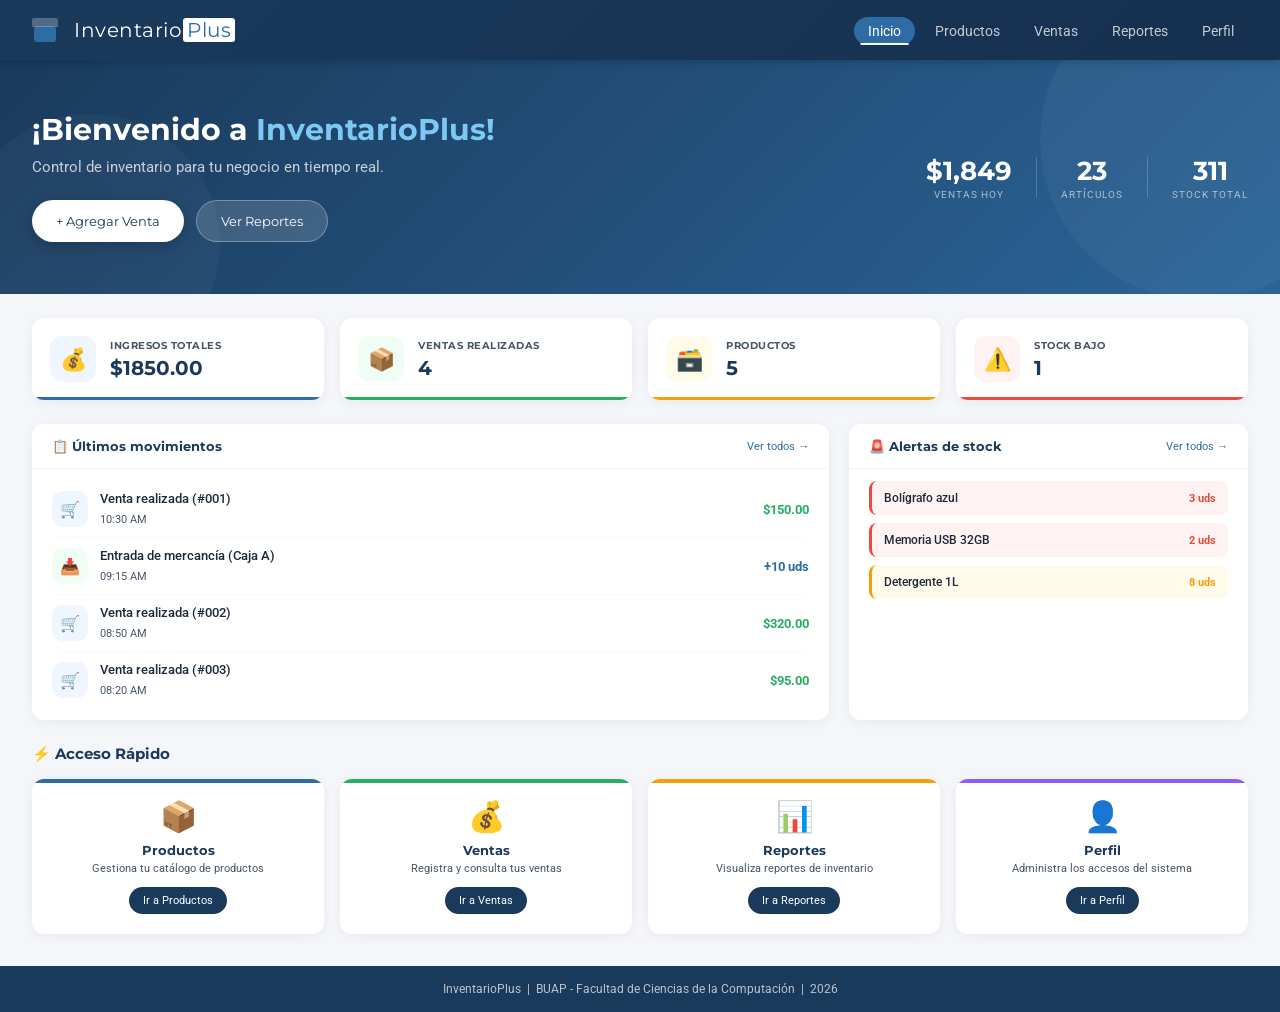
<file: index.html>
<!DOCTYPE html>
<html lang="es">
<head>
  <meta charset="UTF-8" />
  <meta name="viewport" content="width=device-width, initial-scale=1.0"/>
  <title>InventarioPlus</title>
  <link rel="preconnect" href="https://fonts.googleapis.com">
  <link href="https://fonts.googleapis.com/css2?family=Montserrat:wght@600;700&family=Roboto:wght@400;500&display=swap" rel="stylesheet">
  <link rel="stylesheet" href="styles.css"/>
  <style>
    @keyframes fadeInDown  { from{opacity:0;transform:translateY(-20px)}to{opacity:1;transform:translateY(0)} }
    @keyframes fadeInUp    { from{opacity:0;transform:translateY(30px)}to{opacity:1;transform:translateY(0)} }
    @keyframes fadeInLeft  { from{opacity:0;transform:translateX(-40px)}to{opacity:1;transform:translateX(0)} }
    @keyframes fadeInRight { from{opacity:0;transform:translateX(40px)}to{opacity:1;transform:translateX(0)} }
    @keyframes shimmer     { 0%{background-position:-200% center}100%{background-position:200% center} }
    @keyframes pulse       { 0%,100%{box-shadow:0 0 0 0 rgba(255,255,255,0.4)}70%{box-shadow:0 0 0 10px rgba(255,255,255,0)} }

    .navbar { animation:fadeInDown 0.5s ease; background:linear-gradient(135deg,#1A3A5C,#16304F); }
    .navbar-links a { position:relative; }
    .navbar-links a::after { content:''; position:absolute; bottom:0; left:50%; width:0; height:2px; background:white; transition:all 0.3s; transform:translateX(-50%); }
    .navbar-links a:hover::after, .navbar-links a.active::after { width:80%; }

    .hero {
      background:linear-gradient(135deg,#1A3A5C 0%,#2E6DA4 60%,#1A3A5C 100%);
      background-size:200% 200%;
      animation:shimmer 8s linear infinite;
      padding:52px 32px;
      display:flex;
      align-items:center;
      justify-content:space-between;
      flex-wrap:wrap;
      gap:24px;
      position:relative;
      overflow:hidden;
      min-height:200px;
    }
    .hero::before { content:''; position:absolute; top:-80px; right:-80px; width:320px; height:320px; background:rgba(255,255,255,0.04); border-radius:50%; }
    .hero::after  { content:''; position:absolute; bottom:-80px; left:-40px; width:260px; height:260px; background:rgba(255,255,255,0.03); border-radius:50%; }

    .hero-content { position:relative; z-index:1; animation:fadeInLeft 0.7s ease; }
    .hero-content h1 { font-family:var(--font-title); font-size:30px; color:white; margin-bottom:10px; line-height:1.2; }
    .hero-content h1 span { color:#7EC8F4; }
    .hero-content p { font-size:15px; color:rgba(255,255,255,0.75); margin-bottom:24px; }
    .hero-buttons { display:flex; gap:12px; flex-wrap:wrap; }
    .btn-hero-primary { background:white; color:var(--color-primary); border:none; padding:12px 24px; border-radius:25px; font-family:var(--font-title); font-size:13px; cursor:pointer; transition:all 0.3s; box-shadow:0 4px 15px rgba(0,0,0,0.2); animation:pulse 2s infinite; }
    .btn-hero-primary:hover { transform:translateY(-2px); box-shadow:0 8px 25px rgba(0,0,0,0.3); }
    .btn-hero-secondary { background:rgba(255,255,255,0.15); color:white; border:1px solid rgba(255,255,255,0.3); padding:12px 24px; border-radius:25px; font-family:var(--font-title); font-size:13px; cursor:pointer; transition:all 0.3s; }
    .btn-hero-secondary:hover { background:rgba(255,255,255,0.25); transform:translateY(-2px); }

    .hero-stats { display:flex; gap:24px; position:relative; z-index:1; animation:fadeInRight 0.7s ease 0.2s both; flex-wrap:wrap; align-items:center; }
    .hero-stat { text-align:center; }
    .hero-stat .num { font-family:var(--font-title); font-size:26px; color:white; font-weight:700; }
    .hero-stat .lbl { font-size:10px; color:rgba(255,255,255,0.6); letter-spacing:1px; margin-top:2px; }
    .hero-divider { width:1px; height:40px; background:rgba(255,255,255,0.2); }

    .kpi-section { display:grid; grid-template-columns:repeat(4,1fr); gap:16px; padding:24px 32px; animation:fadeInUp 0.6s ease 0.1s both; }
    .kpi-card { background:white; border-radius:12px; padding:18px; box-shadow:0 2px 12px rgba(0,0,0,0.06); display:flex; align-items:center; gap:14px; transition:all 0.3s; position:relative; overflow:hidden; }
    .kpi-card::after { content:''; position:absolute; bottom:0; left:0; right:0; height:3px; }
    .kpi-card:nth-child(1)::after { background:#2E6DA4; }
    .kpi-card:nth-child(2)::after { background:#27AE60; }
    .kpi-card:nth-child(3)::after { background:#F59E0B; }
    .kpi-card:nth-child(4)::after { background:#E74C3C; }
    .kpi-card:hover { transform:translateY(-4px); box-shadow:0 8px 24px rgba(0,0,0,0.1); }
    .kpi-icon { width:46px; height:46px; border-radius:12px; display:flex; align-items:center; justify-content:center; font-size:22px; flex-shrink:0; }
    .kpi-icon.blue   { background:#EFF6FF; }
    .kpi-icon.green  { background:#F0FDF4; }
    .kpi-icon.yellow { background:#FFFBEB; }
    .kpi-icon.red    { background:#FEF2F2; }
    .kpi-info h3 { font-size:10px; color:var(--color-muted); font-family:var(--font-title); letter-spacing:0.5px; margin-bottom:4px; }
    .kpi-info p  { font-size:20px; font-weight:700; color:var(--color-primary); font-family:var(--font-title); }

    .main-grid { display:grid; grid-template-columns:2fr 1fr; gap:20px; padding:0 32px 24px; }
    .panel { background:white; border-radius:12px; box-shadow:0 2px 12px rgba(0,0,0,0.06); overflow:hidden; transition:all 0.3s; animation:fadeInUp 0.6s ease 0.2s both; }
    .panel:hover { box-shadow:0 8px 24px rgba(0,0,0,0.1); }
    .panel-header { padding:14px 20px; display:flex; align-items:center; justify-content:space-between; border-bottom:1px solid #F1F5F9; }
    .panel-header h3 { font-family:var(--font-title); font-size:13px; color:var(--color-primary); }
    .panel-header a  { font-size:11px; color:var(--color-secondary); text-decoration:none; }
    .panel-body { padding:12px 20px; }

    .mov-item { display:flex; align-items:center; gap:12px; padding:10px 0; border-bottom:1px solid #F8FAFF; transition:all 0.2s; border-radius:6px; }
    .mov-item:last-child { border-bottom:none; }
    .mov-item:hover { background:#F8FAFF; padding-left:8px; }
    .mov-dot { width:36px; height:36px; border-radius:10px; display:flex; align-items:center; justify-content:center; font-size:16px; flex-shrink:0; }
    .mov-dot.venta   { background:#EFF6FF; }
    .mov-dot.entrada { background:#F0FDF4; }
    .mov-info { flex:1; }
    .mov-info p    { font-size:13px; color:var(--color-text); font-weight:500; margin-bottom:2px; }
    .mov-info span { font-size:11px; color:var(--color-muted); }
    .mov-valor { font-size:13px; font-weight:700; }
    .mov-valor.pos { color:#27AE60; }
    .mov-valor.neg { color:#2E6DA4; }

    .alerta-pro { display:flex; align-items:center; gap:10px; padding:10px 12px; border-radius:8px; margin-bottom:8px; transition:all 0.2s; }
    .alerta-pro:hover { transform:translateX(4px); }
    .alerta-pro.red  { background:#FEF2F2; border-left:3px solid #E74C3C; }
    .alerta-pro.mid  { background:#FFFBEB; border-left:3px solid #F59E0B; }
    .alerta-pro .a-nombre { font-size:12px; font-weight:500; color:var(--color-text); flex:1; }
    .alerta-pro .a-stock  { font-size:11px; font-weight:700; }
    .alerta-pro.red .a-stock { color:#E74C3C; }
    .alerta-pro.mid .a-stock { color:#F59E0B; }

    .services-section { padding:0 32px 32px; animation:fadeInUp 0.6s ease 0.3s both; }
    .services-section h2 { font-family:var(--font-title); font-size:15px; color:var(--color-primary); margin-bottom:16px; }
    .services-grid { display:grid; grid-template-columns:repeat(4,1fr); gap:16px; }
    .service-card { background:white; border-radius:12px; padding:20px 14px; text-align:center; box-shadow:0 2px 12px rgba(0,0,0,0.06); transition:all 0.3s; cursor:pointer; position:relative; overflow:hidden; }
    .service-card::before { content:''; position:absolute; top:0; left:0; right:0; height:4px; }
    .service-card:nth-child(1)::before { background:#2E6DA4; }
    .service-card:nth-child(2)::before { background:#27AE60; }
    .service-card:nth-child(3)::before { background:#F59E0B; }
    .service-card:nth-child(4)::before { background:#8B5CF6; }
    .service-card:hover { transform:translateY(-5px); box-shadow:0 10px 28px rgba(0,0,0,0.12); }
    .service-icon { font-size:30px; margin-bottom:8px; display:block; transition:transform 0.3s; }
    .service-card:hover .service-icon { transform:scale(1.2) rotate(-5deg); }
    .service-card h3 { font-family:var(--font-title); font-size:13px; color:var(--color-primary); margin-bottom:4px; }
    .service-card p  { font-size:11px; color:var(--color-muted); margin-bottom:12px; }
    .btn-service { background:var(--color-primary); color:white; border:none; padding:7px 14px; border-radius:20px; font-size:11px; font-family:var(--font-body); cursor:pointer; transition:all 0.3s; }
    .btn-service:hover { background:var(--color-secondary); transform:scale(1.05); }

    @media(max-width:1024px) { .kpi-section{grid-template-columns:repeat(2,1fr)} .main-grid{grid-template-columns:1fr} }
    @media(max-width:768px)  { .kpi-section,.main-grid,.services-section{padding:12px 16px} .services-grid{grid-template-columns:repeat(2,1fr)} .hero{padding:32px 16px} .hero-stats{gap:16px} }
    @media(max-width:480px)  { .services-grid{grid-template-columns:1fr} .hero-content h1{font-size:22px} .kpi-section{grid-template-columns:1fr} }
  </style>
</head>
<body>
  <nav class="navbar">
    <div class="navbar-logo">
      <div class="logo-icon"><div class="logo-box"></div></div>
      <span class="logo-text">Inventario<span class="logo-plus">Plus</span></span>
    </div>
    <ul class="navbar-links">
      <li><a href="index.html" class="active">Inicio</a></li>
      <li><a href="productos.html">Productos</a></li>
      <li><a href="ventas.html">Ventas</a></li>
      <li><a href="reportes.html">Reportes</a></li>
      <li><a href="perfil.html">Perfil</a></li>
    </ul>
    <button class="hamburger" id="hamburger">&#9776;</button>
  </nav>

  <!-- HERO -->
  <section class="hero">
    <div class="hero-content">
      <h1>¡Bienvenido a <span>InventarioPlus!</span></h1>
      <p>Control de inventario para tu negocio en tiempo real.</p>
      <div class="hero-buttons">
        <button class="btn-hero-primary" onclick="location.href='ventas.html'">+ Agregar Venta</button>
        <button class="btn-hero-secondary" onclick="location.href='reportes.html'">Ver Reportes</button>
      </div>
    </div>
    <div class="hero-stats">
      <div class="hero-stat">
        <div class="num" id="hero-ventas">$0</div>
        <div class="lbl">VENTAS HOY</div>
      </div>
      <div class="hero-divider"></div>
      <div class="hero-stat">
        <div class="num" id="hero-articulos">0</div>
        <div class="lbl">ARTÍCULOS</div>
      </div>
      <div class="hero-divider"></div>
      <div class="hero-stat">
        <div class="num" id="hero-stock">0</div>
        <div class="lbl">STOCK TOTAL</div>
      </div>
    </div>
  </section>

  <!-- KPI CARDS -->
  <section class="kpi-section">
    <div class="kpi-card">
      <div class="kpi-icon blue">💰</div>
      <div class="kpi-info">
        <h3>INGRESOS TOTALES</h3>
        <p id="kpi-ingresos">$0.00</p>
      </div>
    </div>
    <div class="kpi-card">
      <div class="kpi-icon green">📦</div>
      <div class="kpi-info">
        <h3>VENTAS REALIZADAS</h3>
        <p id="kpi-ventas">0</p>
      </div>
    </div>
    <div class="kpi-card">
      <div class="kpi-icon yellow">🗃️</div>
      <div class="kpi-info">
        <h3>PRODUCTOS</h3>
        <p id="kpi-productos">0</p>
      </div>
    </div>
    <div class="kpi-card">
      <div class="kpi-icon red">⚠️</div>
      <div class="kpi-info">
        <h3>STOCK BAJO</h3>
        <p id="kpi-stock-bajo">0</p>
      </div>
    </div>
  </section>

  <!-- MAIN GRID -->
  <div class="main-grid">
    <!-- Movimientos -->
    <div class="panel">
      <div class="panel-header">
        <h3>📋 Últimos movimientos</h3>
        <a href="ventas.html">Ver todos →</a>
      </div>
      <div class="panel-body" id="movimientos-list"></div>
    </div>
    <!-- Alertas -->
    <div class="panel">
      <div class="panel-header">
        <h3>🚨 Alertas de stock</h3>
        <a href="productos.html">Ver todos →</a>
      </div>
      <div class="panel-body" id="alertas-list"></div>
    </div>
  </div>

  <!-- ACCESO RÁPIDO -->
  <section class="services-section">
    <h2>⚡ Acceso Rápido</h2>
    <div class="services-grid">
      <div class="service-card" onclick="location.href='productos.html'">
        <span class="service-icon">📦</span>
        <h3>Productos</h3>
        <p>Gestiona tu catálogo de productos</p>
        <button class="btn-service">Ir a Productos</button>
      </div>
      <div class="service-card" onclick="location.href='ventas.html'">
        <span class="service-icon">💰</span>
        <h3>Ventas</h3>
        <p>Registra y consulta tus ventas</p>
        <button class="btn-service">Ir a Ventas</button>
      </div>
      <div class="service-card" onclick="location.href='reportes.html'">
        <span class="service-icon">📊</span>
        <h3>Reportes</h3>
        <p>Visualiza reportes de inventario</p>
        <button class="btn-service">Ir a Reportes</button>
      </div>
      <div class="service-card" onclick="location.href='perfil.html'">
        <span class="service-icon">👤</span>
        <h3>Perfil</h3>
        <p>Administra los accesos del sistema</p>
        <button class="btn-service">Ir a Perfil</button>
      </div>
    </div>
  </section>

  <footer class="footer">
    <p>InventarioPlus &nbsp;|&nbsp; BUAP - Facultad de Ciencias de la Computación &nbsp;|&nbsp; 2026</p>
  </footer>
  <script>
    // ── Datos ─────────────────────────────────────
    const datos = {
      ventasTotal:  1850.00,
      articulos:    24,
      stockTotal:   312,
      productos:    6,
      stockBajo:    2,
      alertas: [
        { nombre:'Bolígrafo azul',   stock:3,  nivel:'red' },
        { nombre:'Memoria USB 32GB', stock:2,  nivel:'red' },
        { nombre:'Detergente 1L',    stock:8,  nivel:'mid' },
      ],
      movimientos: [
        { tipo:'venta',   desc:'Venta realizada (#001)',        hora:'10:30 AM', valor:'$150.00', pos:true  },
        { tipo:'entrada', desc:'Entrada de mercancía (Caja A)', hora:'09:15 AM', valor:'+10 uds', pos:false },
        { tipo:'venta',   desc:'Venta realizada (#002)',        hora:'08:50 AM', valor:'$320.00', pos:true  },
        { tipo:'venta',   desc:'Venta realizada (#003)',        hora:'08:20 AM', valor:'$95.00',  pos:true  },
      ]
    };

    // ── Contador animado ──────────────────────────
    function animarNum(el, fin, prefijo='', sufijo='', duracion=1000) {
      let startTime = null;
      function step(ts) {
        if (!startTime) startTime = ts;
        const progress = Math.min((ts - startTime) / duracion, 1);
        const ease = 1 - Math.pow(1 - progress, 3);
        const val = Math.floor(ease * fin);
        el.textContent = prefijo + val.toLocaleString() + sufijo;
        if (progress < 1) requestAnimationFrame(step);
        else el.textContent = prefijo + fin.toLocaleString() + sufijo;
      }
      requestAnimationFrame(step);
    }

    // ── Inicializar contadores ────────────────────
    window.addEventListener('load', () => {
      setTimeout(() => {
        animarNum(document.getElementById('hero-ventas'),    datos.ventasTotal, '$');
        animarNum(document.getElementById('hero-articulos'), datos.articulos);
        animarNum(document.getElementById('hero-stock'),     datos.stockTotal);
        animarNum(document.getElementById('kpi-ventas'),     5);
        animarNum(document.getElementById('kpi-productos'),  datos.productos);
        animarNum(document.getElementById('kpi-stock-bajo'), datos.stockBajo);
        document.getElementById('kpi-ingresos').textContent = `$${datos.ventasTotal.toFixed(2)}`;
      }, 300);
    });

    // ── Renderizar movimientos ────────────────────
    const movList = document.getElementById('movimientos-list');
    datos.movimientos.forEach(m => {
      const div = document.createElement('div');
      div.className = 'mov-item';
      div.innerHTML = `
        <div class="mov-dot ${m.tipo}">
          ${m.tipo === 'venta' ? '🛒' : '📥'}
        </div>
        <div class="mov-info">
          <p>${m.desc}</p>
          <span>${m.hora}</span>
        </div>
        <span class="mov-valor ${m.pos ? 'pos' : 'neg'}">${m.valor}</span>`;
      movList.appendChild(div);
    });

    // ── Renderizar alertas ────────────────────────
    const alertList = document.getElementById('alertas-list');
    datos.alertas.forEach(a => {
      const div = document.createElement('div');
      div.className = `alerta-pro ${a.nivel}`;
      div.innerHTML = `
        <span class="a-nombre">${a.nombre}</span>
        <span class="a-stock">${a.stock} uds</span>`;
      alertList.appendChild(div);
    });

    // ── Navbar hamburguesa ────────────────────────
    document.getElementById('hamburger').addEventListener('click', () => {
      document.querySelector('.navbar-links').classList.toggle('open');
    });
  </script>
</body>
</html>
</file>
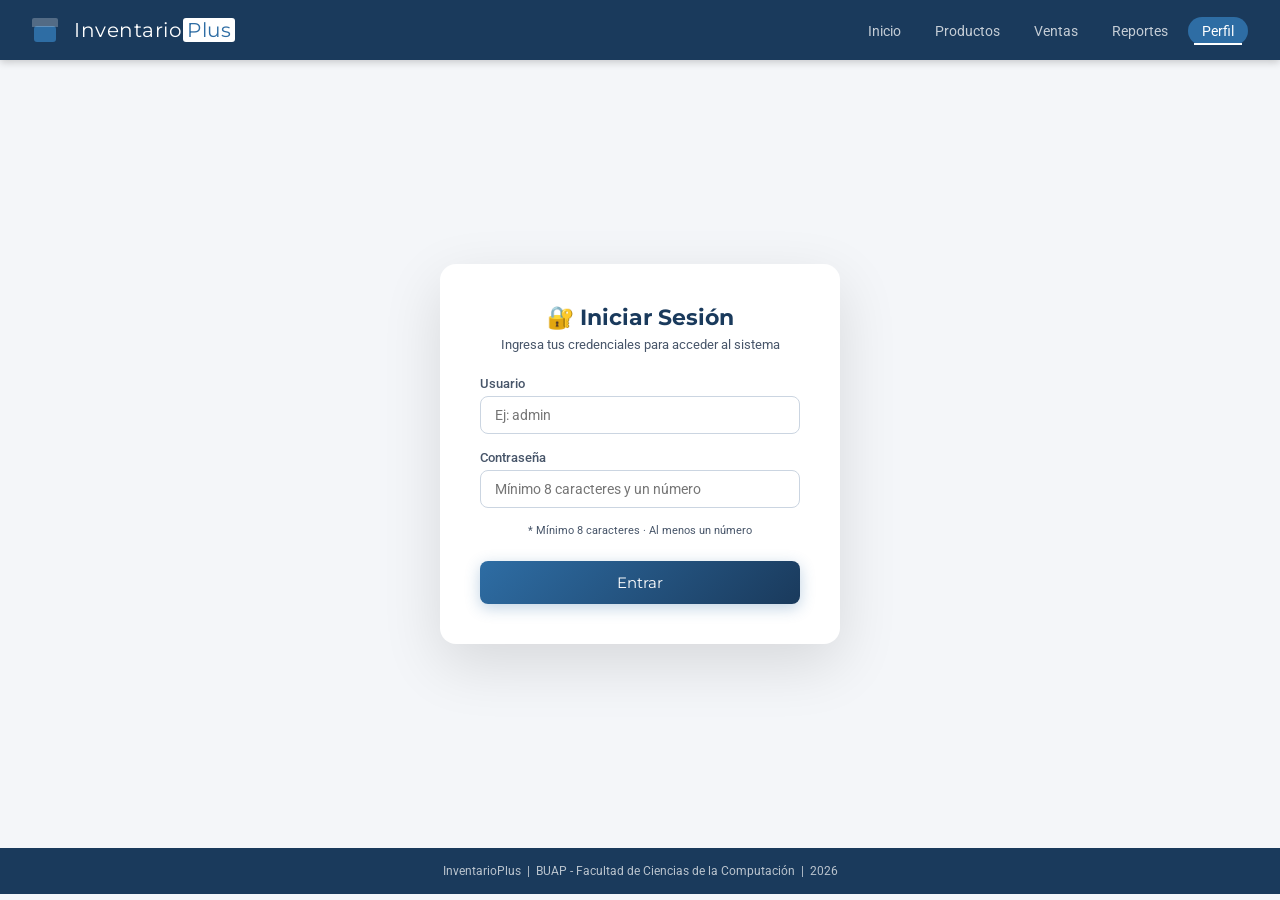
<file: perfil.html>
<!DOCTYPE html>
<html lang="es">
<head>
  <meta charset="UTF-8" />
  <meta name="viewport" content="width=device-width, initial-scale=1.0"/>
  <title>Perfil — InventarioPlus</title>
  <link rel="preconnect" href="https://fonts.googleapis.com">
  <link href="https://fonts.googleapis.com/css2?family=Montserrat:wght@600;700&family=Roboto:wght@400;500&display=swap" rel="stylesheet">
  <link rel="stylesheet" href="styles.css"/>
  <style>
    @keyframes fadeInDown { from { opacity:0; transform:translateY(-20px); } to { opacity:1; transform:translateY(0); } }
    @keyframes fadeInUp   { from { opacity:0; transform:translateY(30px);  } to { opacity:1; transform:translateY(0); } }
    @keyframes fadeInLeft { from { opacity:0; transform:translateX(-30px); } to { opacity:1; transform:translateX(0); } }
    @keyframes fadeInRight{ from { opacity:0; transform:translateX(30px);  } to { opacity:1; transform:translateX(0); } }
    @keyframes slideIn    { from { opacity:0; transform:translateY(10px);  } to { opacity:1; transform:translateY(0); } }
    @keyframes pulse      { 0%,100%{transform:scale(1)} 50%{transform:scale(1.05)} }
    @keyframes shake      { 0%,100%{transform:translateX(0)} 25%{transform:translateX(-6px)} 75%{transform:translateX(6px)} }

    .navbar { animation: fadeInDown 0.5s ease; }
    .navbar-links a { position:relative; }
    .navbar-links a::after { content:''; position:absolute; bottom:0; left:50%; width:0; height:2px; background:white; transition:all 0.3s; transform:translateX(-50%); }
    .navbar-links a:hover::after, .navbar-links a.active::after { width:80%; }

    /* ── Login ── */
    .login-section { display:flex; justify-content:center; align-items:center; min-height:calc(100vh - 60px - 52px); padding:32px; }
    .login-box { background:white; border-radius:16px; padding:40px; width:100%; max-width:400px; box-shadow:0 20px 60px rgba(0,0,0,0.12); animation: fadeInUp 0.6s ease; }
    .login-box h2 { font-family:var(--font-title); font-size:22px; color:var(--color-primary); margin-bottom:6px; text-align:center; }
    .login-box p.sub { font-size:13px; color:var(--color-muted); text-align:center; margin-bottom:24px; }
    .form-group { margin-bottom:16px; }
    .form-group label { display:block; font-size:13px; color:var(--color-muted); margin-bottom:5px; font-weight:500; }
    .form-group input { width:100%; padding:10px 14px; border:1px solid var(--color-gray); border-radius:8px; font-size:14px; font-family:var(--font-body); outline:none; transition:all 0.3s; box-sizing:border-box; }
    .form-group input:focus { border-color:var(--color-secondary); box-shadow:0 0 0 3px rgba(46,109,164,0.15); transform:translateY(-1px); }
    .error-msg { color:var(--color-red); font-size:12px; margin-top:4px; display:none; animation: shake 0.3s ease; }
    .btn-login { width:100%; padding:12px; background:linear-gradient(135deg, var(--color-secondary), var(--color-primary)); color:white; border:none; border-radius:8px; font-family:var(--font-title); font-size:15px; cursor:pointer; transition:all 0.3s; margin-top:8px; box-shadow:0 4px 15px rgba(46,109,164,0.3); }
    .btn-login:hover { transform:translateY(-2px); box-shadow:0 6px 20px rgba(46,109,164,0.4); }
    .btn-login:active { transform:translateY(0); }
    .regla { font-size:11px; color:var(--color-muted); margin-bottom:16px; text-align:center; }

    /* ── Perfil ── */
    .profile-section { display:none; justify-content:center; align-items:flex-start; min-height:calc(100vh - 60px - 52px); padding:32px; gap:24px; flex-wrap:wrap; }
    .profile-card { background:white; border-radius:16px; box-shadow:0 8px 32px rgba(0,0,0,0.1); overflow:hidden; width:100%; max-width:320px; animation: fadeInLeft 0.6s ease; transition:transform 0.3s, box-shadow 0.3s; }
    .profile-card:hover { transform:translateY(-4px); box-shadow:0 16px 48px rgba(0,0,0,0.15); }
    .profile-card-header { background:linear-gradient(135deg, var(--color-primary), var(--color-secondary)); padding:32px 20px; text-align:center; position:relative; overflow:hidden; }
    .profile-card-header::before { content:''; position:absolute; top:-40px; right:-40px; width:120px; height:120px; background:rgba(255,255,255,0.08); border-radius:50%; }
    .profile-card-header::after  { content:''; position:absolute; bottom:-30px; left:-30px; width:90px; height:90px; background:rgba(255,255,255,0.06); border-radius:50%; }
    .avatar { width:80px; height:80px; border-radius:50%; background:rgba(255,255,255,0.2); display:flex; align-items:center; justify-content:center; margin:0 auto 12px; font-size:36px; border:3px solid rgba(255,255,255,0.5); transition:transform 0.3s; cursor:default; position:relative; z-index:1; }
    .avatar:hover { transform:scale(1.1) rotate(5deg); animation: pulse 1s infinite; }
    .profile-card-header h3 { color:white; font-family:var(--font-title); font-size:18px; margin-bottom:4px; position:relative; z-index:1; }
    .profile-card-header p  { color:rgba(255,255,255,0.75); font-size:13px; position:relative; z-index:1; }
    .profile-card-body { padding:20px; }
    .profile-item { display:flex; justify-content:space-between; padding:10px 0; border-bottom:1px solid var(--color-gray); font-size:13px; transition:background 0.2s; }
    .profile-item:last-child { border-bottom:none; }
    .profile-item:hover { background:#F8FAFF; border-radius:4px; padding-left:4px; }
    .profile-item span:first-child { color:var(--color-muted); }
    .profile-item span:last-child  { color:var(--color-text); font-weight:500; }
    .btn-logout { width:100%; margin-top:16px; padding:10px; background:linear-gradient(135deg, var(--color-red), #C0392B); color:white; border:none; border-radius:8px; font-family:var(--font-title); font-size:13px; cursor:pointer; transition:all 0.3s; box-shadow:0 4px 12px rgba(231,76,60,0.3); }
    .btn-logout:hover { transform:translateY(-2px); box-shadow:0 6px 18px rgba(231,76,60,0.4); }

    .info-panel { background:white; border-radius:16px; box-shadow:0 8px 32px rgba(0,0,0,0.1); padding:28px; width:100%; max-width:400px; animation: fadeInRight 0.6s ease; }
    .info-panel h3 { font-family:var(--font-title); font-size:15px; color:var(--color-primary); margin-bottom:20px; padding-bottom:10px; border-bottom:2px solid var(--color-bg); }
    .info-row { display:flex; flex-direction:column; gap:4px; margin-bottom:16px; }
    .info-row label { font-size:12px; color:var(--color-muted); font-weight:500; }
    .info-row input { padding:9px 12px; border:1px solid var(--color-gray); border-radius:8px; font-size:13px; font-family:var(--font-body); outline:none; transition:all 0.2s; }
    .info-row input:focus { border-color:var(--color-secondary); box-shadow:0 0 0 3px rgba(46,109,164,0.15); }
    .btn-save-profile { background:linear-gradient(135deg, var(--color-secondary), var(--color-primary)); color:white; border:none; padding:10px 24px; border-radius:8px; font-family:var(--font-title); font-size:13px; cursor:pointer; transition:all 0.3s; box-shadow:0 4px 12px rgba(46,109,164,0.3); }
    .btn-save-profile:hover { transform:translateY(-2px); box-shadow:0 6px 18px rgba(46,109,164,0.4); }

    @media (max-width:768px) {
      .profile-section { padding:16px; }
      .login-section   { padding:16px; }
    }
  </style>
</head>
<body>
  <nav class="navbar">
    <div class="navbar-logo">
      <div class="logo-icon"><div class="logo-box"></div></div>
      <span class="logo-text">Inventario<span class="logo-plus">Plus</span></span>
    </div>
    <ul class="navbar-links">
      <li><a href="index.html">Inicio</a></li>
      <li><a href="productos.html">Productos</a></li>
      <li><a href="ventas.html">Ventas</a></li>
      <li><a href="reportes.html">Reportes</a></li>
      <li><a href="perfil.html" class="active">Perfil</a></li>
    </ul>
    <button class="hamburger" id="hamburger">&#9776;</button>
  </nav>

  <!-- LOGIN -->
  <div class="login-section" id="login-section">
    <div class="login-box">
      <h2>🔐 Iniciar Sesión</h2>
      <p class="sub">Ingresa tus credenciales para acceder al sistema</p>
      <div class="form-group">
        <label>Usuario</label>
        <input type="text" id="input-usuario" placeholder="Ej: admin">
        <p class="error-msg" id="error-usuario">⚠ El campo usuario no puede estar vacío.</p>
      </div>
      <div class="form-group">
        <label>Contraseña</label>
        <input type="password" id="input-password" placeholder="Mínimo 8 caracteres y un número">
        <p class="error-msg" id="error-password">⚠ La contraseña debe tener al menos 8 caracteres y un número.</p>
        <p class="error-msg" id="error-credenciales">⚠ Usuario o contraseña incorrectos.</p>
      </div>
      <p class="regla">* Mínimo 8 caracteres · Al menos un número</p>
      <button class="btn-login" id="btn-login">Entrar</button>
    </div>
  </div>

  <!-- PERFIL -->
  <div class="profile-section" id="profile-section">
    <div class="profile-card">
      <div class="profile-card-header">
        <div class="avatar" id="avatar">👤</div>
        <h3 id="perfil-nombre">Usuario</h3>
        <p id="perfil-rol">Rol</p>
      </div>
      <div class="profile-card-body">
        <div class="profile-item">
          <span>Usuario</span>
          <span id="perfil-usuario">—</span>
        </div>
        <div class="profile-item">
          <span>Correo</span>
          <span id="perfil-correo">—</span>
        </div>
        <div class="profile-item">
          <span>Rol</span>
          <span id="perfil-rol2">—</span>
        </div>
        <div class="profile-item">
          <span>Último acceso</span>
          <span id="perfil-acceso">—</span>
        </div>
      </div>
      <div style="padding:0 20px 20px;">
        <button class="btn-logout" id="btn-logout">🚪 Cerrar Sesión</button>
      </div>
    </div>

    <div class="info-panel">
      <h3>✏️ Editar información</h3>
      <div class="info-row">
        <label>Nombre completo</label>
        <input type="text" id="edit-nombre" placeholder="Tu nombre completo">
      </div>
      <div class="info-row">
        <label>Correo electrónico</label>
        <input type="email" id="edit-correo" placeholder="correo@ejemplo.com">
      </div>
      <div class="info-row">
        <label>Nueva contraseña (opcional)</label>
        <input type="password" id="edit-password" placeholder="Dejar vacío para no cambiar">
      </div>
      <button class="btn-save-profile" onclick="guardarPerfil()">💾 Guardar cambios</button>
    </div>
  </div>

  <footer class="footer">
    <p>InventarioPlus &nbsp;|&nbsp; BUAP - Facultad de Ciencias de la Computación &nbsp;|&nbsp; 2026</p>
  </footer>
  <script>
    const usuarios = [
      { usuario:'admin',    password:'admin123',  nombre:'Marco Antonio Vargas', rol:'Administrador', correo:'marco@inventarioplus.com' },
      { usuario:'empleado', password:'empleado1', nombre:'Usuario Empleado',     rol:'Empleado',      correo:'empleado@inventarioplus.com' },
    ];

    // ── Login ─────────────────────────────────────
    document.getElementById('btn-login').addEventListener('click', () => {
      const usuario  = document.getElementById('input-usuario').value.trim();
      const password = document.getElementById('input-password').value.trim();

      document.getElementById('error-usuario').style.display      = 'none';
      document.getElementById('error-password').style.display     = 'none';
      document.getElementById('error-credenciales').style.display = 'none';

      let valido = true;

      if (usuario === '') {
        document.getElementById('error-usuario').style.display = 'block';
        valido = false;
      }

      const tieneNumero = /[0-9]/.test(password);
      if (password.length < 8 || !tieneNumero) {
        document.getElementById('error-password').style.display = 'block';
        valido = false;
      }

      if (!valido) return;

      const user = usuarios.find(u => u.usuario === usuario && u.password === password);
      if (!user) {
        document.getElementById('error-credenciales').style.display = 'block';
        return;
      }

      iniciarSesion(user);
    });

    // Permitir Enter en los inputs
    document.getElementById('input-password').addEventListener('keydown', e => {
      if (e.key === 'Enter') document.getElementById('btn-login').click();
    });
    document.getElementById('input-usuario').addEventListener('keydown', e => {
      if (e.key === 'Enter') document.getElementById('btn-login').click();
    });

    // ── Iniciar sesión ────────────────────────────
    function iniciarSesion(user) {
      const now = new Date().toLocaleString('es-MX');
      document.getElementById('perfil-nombre').textContent  = user.nombre;
      document.getElementById('perfil-rol').textContent     = user.rol;
      document.getElementById('perfil-usuario').textContent = user.usuario;
      document.getElementById('perfil-correo').textContent  = user.correo;
      document.getElementById('perfil-rol2').textContent    = user.rol;
      document.getElementById('perfil-acceso').textContent  = now;
      document.getElementById('edit-nombre').value          = user.nombre;
      document.getElementById('edit-correo').value          = user.correo;
      document.getElementById('avatar').textContent         = user.rol === 'Administrador' ? '👑' : '👤';

      document.getElementById('login-section').style.display   = 'none';
      document.getElementById('profile-section').style.display = 'flex';
    }

    // ── Cerrar sesión ─────────────────────────────
    document.getElementById('btn-logout').addEventListener('click', () => {
      if (confirm('¿Seguro que quieres cerrar sesión?')) {
        document.getElementById('input-usuario').value  = '';
        document.getElementById('input-password').value = '';
        document.getElementById('login-section').style.display   = 'flex';
        document.getElementById('profile-section').style.display = 'none';
      }
    });

    // ── Guardar perfil ────────────────────────────
    function guardarPerfil() {
      const nombre   = document.getElementById('edit-nombre').value.trim();
      const correo   = document.getElementById('edit-correo').value.trim();
      const password = document.getElementById('edit-password').value.trim();

      if (!nombre || !correo) {
        alert('El nombre y correo no pueden estar vacíos.');
        return;
      }

      document.getElementById('perfil-nombre').textContent = nombre;
      document.getElementById('perfil-correo').textContent = correo;
      document.getElementById('edit-password').value = '';

      // Animación de confirmación
      const btn = document.querySelector('.btn-save-profile');
      btn.textContent = '✅ Guardado!';
      btn.style.background = 'linear-gradient(135deg, #27AE60, #1E8449)';
      setTimeout(() => {
        btn.textContent = '💾 Guardar cambios';
        btn.style.background = '';
      }, 2000);
    }

    // ── Navbar hamburguesa ────────────────────────
    document.getElementById('hamburger').addEventListener('click', () => {
      document.querySelector('.navbar-links').classList.toggle('open');
    });
  </script>
</body>
</html>
</file>
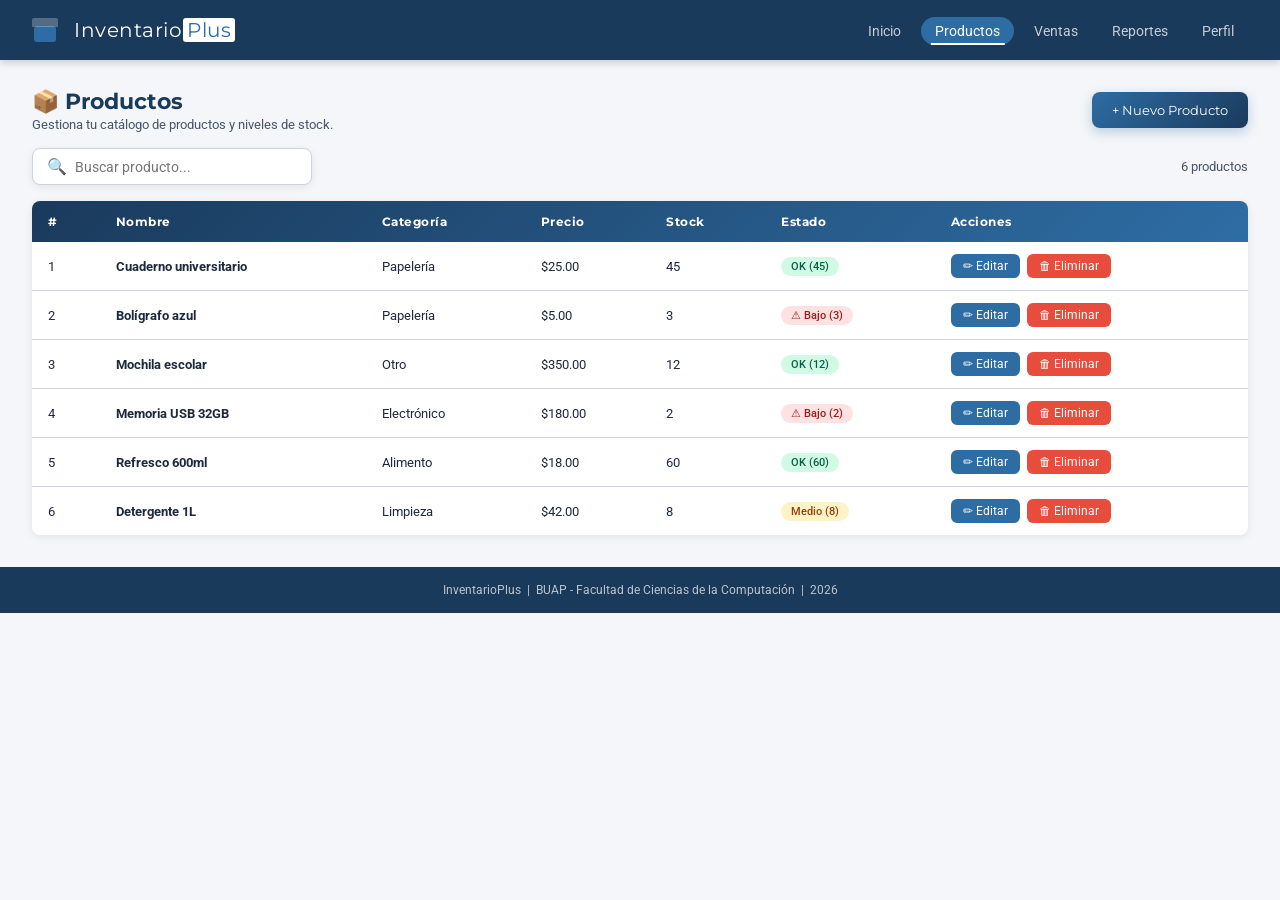
<file: productos.html>
<!DOCTYPE html>
<html lang="es">
<head>
  <meta charset="UTF-8" />
  <meta name="viewport" content="width=device-width, initial-scale=1.0"/>
  <title>Productos — InventarioPlus</title>
  <link rel="preconnect" href="https://fonts.googleapis.com">
  <link href="https://fonts.googleapis.com/css2?family=Montserrat:wght@600;700&family=Roboto:wght@400;500&display=swap" rel="stylesheet">
  <link rel="stylesheet" href="styles.css"/>
  <style>
    /* ── Animaciones ── */
    @keyframes fadeInDown { from { opacity:0; transform:translateY(-20px); } to { opacity:1; transform:translateY(0); } }
    @keyframes fadeInUp   { from { opacity:0; transform:translateY(30px);  } to { opacity:1; transform:translateY(0); } }
    @keyframes fadeInLeft { from { opacity:0; transform:translateX(-30px); } to { opacity:1; transform:translateX(0); } }
    @keyframes slideIn    { from { opacity:0; transform:translateY(10px);  } to { opacity:1; transform:translateY(0); } }

    .navbar { animation: fadeInDown 0.5s ease; }
    .navbar-links a { position: relative; }
    .navbar-links a::after { content:''; position:absolute; bottom:0; left:50%; width:0; height:2px; background:white; transition:all 0.3s; transform:translateX(-50%); }
    .navbar-links a:hover::after, .navbar-links a.active::after { width:80%; }

    .page-header { padding:28px 32px 0; display:flex; align-items:center; justify-content:space-between; flex-wrap:wrap; gap:12px; animation: fadeInLeft 0.6s ease; }
    .page-header h1 { font-family:var(--font-title); font-size:22px; color:var(--color-primary); }
    .page-header p  { font-size:13px; color:var(--color-muted); margin-top:2px; }

    .toolbar { padding:16px 32px; display:flex; align-items:center; justify-content:space-between; flex-wrap:wrap; gap:12px; animation: fadeInUp 0.6s ease 0.1s both; }
    .search-box { display:flex; align-items:center; background:var(--color-white); border:1px solid var(--color-gray); border-radius:var(--radius); padding:8px 14px; gap:8px; width:280px; box-shadow:var(--shadow); transition: box-shadow 0.3s, border-color 0.3s; }
    .search-box:focus-within { border-color:var(--color-secondary); box-shadow:0 0 0 3px rgba(46,109,164,0.15); }
    .search-box input { border:none; outline:none; font-family:var(--font-body); font-size:14px; color:var(--color-text); width:100%; background:transparent; }

    .btn-add { background:linear-gradient(135deg, var(--color-secondary), var(--color-primary)); color:white; border:none; padding:10px 20px; border-radius:var(--radius); font-family:var(--font-title); font-size:13px; cursor:pointer; transition:all 0.3s; box-shadow:0 4px 12px rgba(46,109,164,0.3); }
    .btn-add:hover { transform:translateY(-2px); box-shadow:0 6px 18px rgba(46,109,164,0.4); }
    .btn-add:active { transform:translateY(0); }

    .table-container { margin:0 32px 32px; background:var(--color-white); border-radius:var(--radius); box-shadow:var(--shadow); overflow:hidden; animation: fadeInUp 0.6s ease 0.2s both; }
    table { width:100%; border-collapse:collapse; font-size:13px; }
    thead { background:linear-gradient(135deg, var(--color-primary), var(--color-secondary)); color:white; }
    thead th { padding:13px 16px; text-align:left; font-family:var(--font-title); font-size:12px; letter-spacing:0.5px; }
    tbody tr { border-bottom:1px solid var(--color-gray); transition:all 0.2s; }
    tbody tr:last-child { border-bottom:none; }
    tbody tr:hover { background:#EFF6FF; transform:scale(1.001); box-shadow:0 2px 8px rgba(0,0,0,0.06); }
    tbody td { padding:12px 16px; color:var(--color-text); font-family:var(--font-body); }

    .badge { display:inline-block; padding:3px 10px; border-radius:20px; font-size:11px; font-weight:500; transition: transform 0.2s; }
    .badge:hover { transform: scale(1.08); }
    .badge-ok  { background:#D1FAE5; color:#065F46; }
    .badge-low { background:#FEE2E2; color:#991B1B; animation: pulse 2s infinite; }
    .badge-mid { background:#FEF3C7; color:#92400E; }
    @keyframes pulse { 0%,100%{opacity:1} 50%{opacity:0.7} }

    .btn-edit, .btn-delete { border:none; padding:5px 12px; border-radius:6px; font-size:12px; cursor:pointer; font-family:var(--font-body); transition:all 0.2s; }
    .btn-edit   { background:var(--color-secondary); color:white; margin-right:4px; }
    .btn-delete { background:var(--color-red); color:white; }
    .btn-edit:hover   { transform:translateY(-1px); box-shadow:0 3px 8px rgba(46,109,164,0.4); }
    .btn-delete:hover { transform:translateY(-1px); box-shadow:0 3px 8px rgba(231,76,60,0.4); }

    .modal-overlay { display:none; position:fixed; inset:0; background:rgba(0,0,0,0.5); z-index:200; justify-content:center; align-items:center; backdrop-filter:blur(4px); }
    .modal-overlay.open { display:flex; }
    .modal { background:white; border-radius:12px; padding:32px; width:100%; max-width:420px; box-shadow:0 20px 60px rgba(0,0,0,0.2); animation: slideIn 0.3s ease; }
    .modal h2 { font-family:var(--font-title); font-size:18px; color:var(--color-primary); margin-bottom:20px; }
    .form-group { margin-bottom:14px; }
    .form-group label { display:block; font-size:13px; color:var(--color-muted); margin-bottom:5px; font-weight:500; }
    .form-group input, .form-group select { width:100%; padding:9px 12px; border:1px solid var(--color-gray); border-radius:6px; font-size:13px; font-family:var(--font-body); outline:none; transition:all 0.2s; box-sizing:border-box; }
    .form-group input:focus, .form-group select:focus { border-color:var(--color-secondary); box-shadow:0 0 0 3px rgba(46,109,164,0.15); }
    .modal-actions { display:flex; justify-content:flex-end; gap:10px; margin-top:20px; }
    .btn-cancel { background:var(--color-gray); color:var(--color-text); border:none; padding:9px 20px; border-radius:6px; font-size:13px; cursor:pointer; transition:opacity 0.2s; }
    .btn-cancel:hover { opacity:0.8; }
    .btn-save { background:linear-gradient(135deg, var(--color-secondary), var(--color-primary)); color:white; border:none; padding:9px 20px; border-radius:6px; font-size:13px; cursor:pointer; font-family:var(--font-title); transition:all 0.3s; }
    .btn-save:hover { transform:translateY(-1px); box-shadow:0 4px 12px rgba(46,109,164,0.3); }
    .no-results { text-align:center; padding:40px; color:var(--color-muted); font-size:14px; display:none; }

    @media (max-width:768px) {
      .page-header, .toolbar { padding:16px; }
      .table-container { margin:0 16px 24px; }
      .search-box { width:100%; }
      thead th:nth-child(3), tbody td:nth-child(3) { display:none; }
    }
  </style>
</head>
<body>
  <nav class="navbar">
    <div class="navbar-logo">
      <div class="logo-icon"><div class="logo-box"></div></div>
      <span class="logo-text">Inventario<span class="logo-plus">Plus</span></span>
    </div>
    <ul class="navbar-links">
      <li><a href="index.html">Inicio</a></li>
      <li><a href="productos.html" class="active">Productos</a></li>
      <li><a href="ventas.html">Ventas</a></li>
      <li><a href="reportes.html">Reportes</a></li>
      <li><a href="perfil.html">Perfil</a></li>
    </ul>
    <button class="hamburger" id="hamburger">&#9776;</button>
  </nav>

  <div class="page-header">
    <div>
      <h1>📦 Productos</h1>
      <p>Gestiona tu catálogo de productos y niveles de stock.</p>
    </div>
    <button class="btn-add" id="btn-nuevo">+ Nuevo Producto</button>
  </div>

  <div class="toolbar">
    <div class="search-box">
      <span>🔍</span>
      <input type="text" id="buscador" placeholder="Buscar producto...">
    </div>
    <span id="contador" style="font-size:13px; color:var(--color-muted);"></span>
  </div>

  <div class="table-container">
    <table id="tabla-productos">
      <thead>
        <tr>
          <th>#</th>
          <th>Nombre</th>
          <th>Categoría</th>
          <th>Precio</th>
          <th>Stock</th>
          <th>Estado</th>
          <th>Acciones</th>
        </tr>
      </thead>
      <tbody id="tbody-productos"></tbody>
    </table>
    <p class="no-results" id="no-results">No se encontraron productos.</p>
  </div>

  <div class="modal-overlay" id="modal-overlay">
    <div class="modal">
      <h2 id="modal-titulo">Nuevo Producto</h2>
      <div class="form-group">
        <label>Nombre del producto</label>
        <input type="text" id="input-nombre" placeholder="Ej: Cuaderno universitario">
      </div>
      <div class="form-group">
        <label>Categoría</label>
        <select id="input-categoria">
          <option value="Papelería">Papelería</option>
          <option value="Electrónico">Electrónico</option>
          <option value="Alimento">Alimento</option>
          <option value="Ropa">Ropa</option>
          <option value="Limpieza">Limpieza</option>
          <option value="Otro">Otro</option>
        </select>
      </div>
      <div class="form-group">
        <label>Precio de venta ($)</label>
        <input type="number" id="input-precio" placeholder="Ej: 25.00" min="0" step="0.01">
      </div>
      <div class="form-group">
        <label>Cantidad en stock</label>
        <input type="number" id="input-stock" placeholder="Ej: 50" min="0">
      </div>
      <div class="modal-actions">
        <button class="btn-cancel" id="btn-cancelar">Cancelar</button>
        <button class="btn-save"   id="btn-guardar">Guardar</button>
      </div>
    </div>
  </div>

  <footer class="footer">
    <p>InventarioPlus &nbsp;|&nbsp; BUAP - Facultad de Ciencias de la Computación &nbsp;|&nbsp; 2026</p>
  </footer>
  <script>
    let productos = [
      { id:1, nombre:'Cuaderno universitario', categoria:'Papelería',   precio:25.00,  stock:45 },
      { id:2, nombre:'Bolígrafo azul',         categoria:'Papelería',   precio:5.00,   stock:3  },
      { id:3, nombre:'Mochila escolar',         categoria:'Otro',        precio:350.00, stock:12 },
      { id:4, nombre:'Memoria USB 32GB',        categoria:'Electrónico', precio:180.00, stock:2  },
      { id:5, nombre:'Refresco 600ml',          categoria:'Alimento',    precio:18.00,  stock:60 },
      { id:6, nombre:'Detergente 1L',           categoria:'Limpieza',    precio:42.00,  stock:8  },
    ];
    let editandoId = null;

    function badgeStock(stock) {
      if (stock <= 3)  return `<span class="badge badge-low">⚠ Bajo (${stock})</span>`;
      if (stock <= 10) return `<span class="badge badge-mid">Medio (${stock})</span>`;
      return `<span class="badge badge-ok">OK (${stock})</span>`;
    }

    function renderTabla(filtro = '') {
      const tbody   = document.getElementById('tbody-productos');
      const noRes   = document.getElementById('no-results');
      const counter = document.getElementById('contador');
      const lista   = productos.filter(p =>
        p.nombre.toLowerCase().includes(filtro.toLowerCase()) ||
        p.categoria.toLowerCase().includes(filtro.toLowerCase())
      );
      tbody.innerHTML = '';
      if (lista.length === 0) {
        noRes.style.display = 'block';
        counter.textContent = '0 productos';
        return;
      }
      noRes.style.display = 'none';
      counter.textContent = `${lista.length} producto${lista.length !== 1 ? 's' : ''}`;
      lista.forEach((p, i) => {
        const tr = document.createElement('tr');
        tr.style.animation = `slideIn 0.3s ease ${i * 0.05}s both`;
        tr.innerHTML = `
          <td>${i + 1}</td>
          <td><strong>${p.nombre}</strong></td>
          <td>${p.categoria}</td>
          <td>$${p.precio.toFixed(2)}</td>
          <td>${p.stock}</td>
          <td>${badgeStock(p.stock)}</td>
          <td>
            <button class="btn-edit"   onclick="abrirEditar(${p.id})">✏ Editar</button>
            <button class="btn-delete" onclick="eliminar(${p.id})">🗑 Eliminar</button>
          </td>`;
        tbody.appendChild(tr);
      });
    }

    document.getElementById('buscador').addEventListener('input', e => {
      renderTabla(e.target.value);
    });

    function abrirModal(titulo) {
      document.getElementById('modal-titulo').textContent = titulo;
      document.getElementById('modal-overlay').classList.add('open');
    }

    function cerrarModal() {
      document.getElementById('modal-overlay').classList.remove('open');
      document.getElementById('input-nombre').value    = '';
      document.getElementById('input-precio').value    = '';
      document.getElementById('input-stock').value     = '';
      document.getElementById('input-categoria').value = 'Papelería';
      editandoId = null;
    }

    document.getElementById('btn-nuevo').addEventListener('click', () => {
      editandoId = null;
      abrirModal('Nuevo Producto');
    });

    document.getElementById('btn-cancelar').addEventListener('click', cerrarModal);
    document.getElementById('modal-overlay').addEventListener('click', e => {
      if (e.target === document.getElementById('modal-overlay')) cerrarModal();
    });

    document.getElementById('btn-guardar').addEventListener('click', () => {
      const nombre    = document.getElementById('input-nombre').value.trim();
      const categoria = document.getElementById('input-categoria').value;
      const precio    = parseFloat(document.getElementById('input-precio').value);
      const stock     = parseInt(document.getElementById('input-stock').value);
      if (!nombre || isNaN(precio) || isNaN(stock)) {
        alert('Por favor completa todos los campos correctamente.');
        return;
      }
      if (editandoId !== null) {
        const p = productos.find(p => p.id === editandoId);
        p.nombre = nombre; p.categoria = categoria;
        p.precio = precio; p.stock = stock;
      } else {
        const newId = productos.length ? Math.max(...productos.map(p => p.id)) + 1 : 1;
        productos.push({ id: newId, nombre, categoria, precio, stock });
      }
      cerrarModal();
      renderTabla(document.getElementById('buscador').value);
    });

    function abrirEditar(id) {
      const p = productos.find(p => p.id === id);
      editandoId = id;
      document.getElementById('input-nombre').value    = p.nombre;
      document.getElementById('input-categoria').value = p.categoria;
      document.getElementById('input-precio').value    = p.precio;
      document.getElementById('input-stock').value     = p.stock;
      abrirModal('Editar Producto');
    }

    function eliminar(id) {
      if (confirm('¿Seguro que quieres eliminar este producto?')) {
        productos = productos.filter(p => p.id !== id);
        renderTabla(document.getElementById('buscador').value);
      }
    }

    document.getElementById('hamburger').addEventListener('click', () => {
      document.querySelector('.navbar-links').classList.toggle('open');
    });

    renderTabla();
  </script>
</body>
</html>
</file>
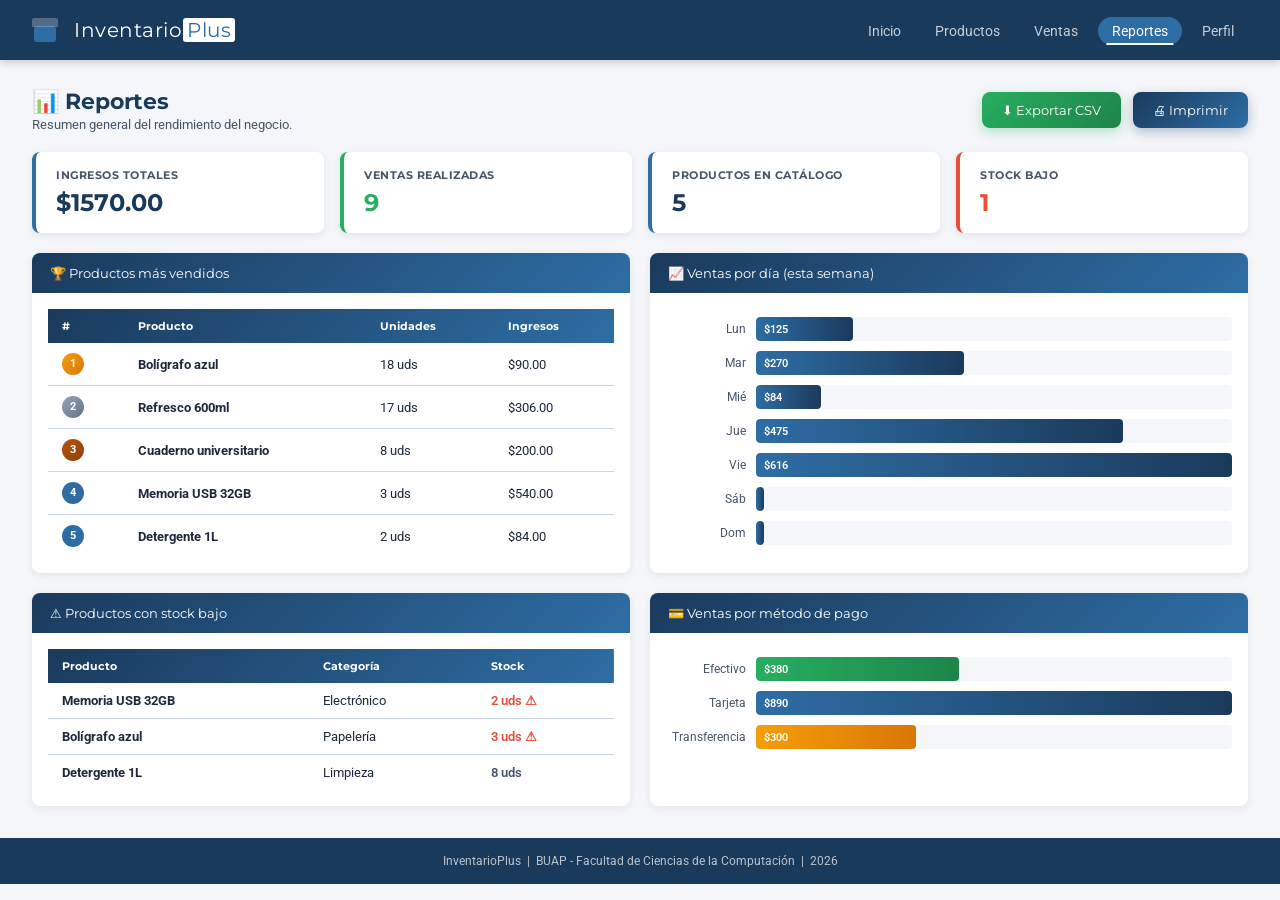
<file: reportes.html>
<!DOCTYPE html>
<html lang="es">
<head>
  <meta charset="UTF-8" />
  <meta name="viewport" content="width=device-width, initial-scale=1.0"/>
  <title>Reportes — InventarioPlus</title>
  <link rel="preconnect" href="https://fonts.googleapis.com">
  <link href="https://fonts.googleapis.com/css2?family=Montserrat:wght@600;700&family=Roboto:wght@400;500&display=swap" rel="stylesheet">
  <link rel="stylesheet" href="styles.css"/>
  <style>
    @keyframes fadeInDown { from { opacity:0; transform:translateY(-20px); } to { opacity:1; transform:translateY(0); } }
    @keyframes fadeInUp   { from { opacity:0; transform:translateY(30px);  } to { opacity:1; transform:translateY(0); } }
    @keyframes fadeInLeft { from { opacity:0; transform:translateX(-30px); } to { opacity:1; transform:translateX(0); } }
    @keyframes slideIn    { from { opacity:0; transform:translateY(10px);  } to { opacity:1; transform:translateY(0); } }
    @keyframes growBar    { from { width:0; } to { width:var(--target-width); } }

    .navbar { animation: fadeInDown 0.5s ease; }
    .navbar-links a { position:relative; }
    .navbar-links a::after { content:''; position:absolute; bottom:0; left:50%; width:0; height:2px; background:white; transition:all 0.3s; transform:translateX(-50%); }
    .navbar-links a:hover::after, .navbar-links a.active::after { width:80%; }

    .page-header { padding:28px 32px 0; display:flex; align-items:center; justify-content:space-between; flex-wrap:wrap; gap:12px; animation: fadeInLeft 0.6s ease; }
    .page-header h1 { font-family:var(--font-title); font-size:22px; color:var(--color-primary); }
    .page-header p  { font-size:13px; color:var(--color-muted); margin-top:2px; }

    .resumen-bar { display:grid; grid-template-columns:repeat(4,1fr); gap:16px; padding:20px 32px; animation: fadeInUp 0.6s ease 0.1s both; }
    .resumen-card { background:var(--color-white); border-radius:var(--radius); padding:16px 20px; box-shadow:var(--shadow); border-left:4px solid var(--color-secondary); transition:all 0.3s; }
    .resumen-card:hover { transform:translateY(-3px); box-shadow:0 8px 24px rgba(0,0,0,0.1); }
    .resumen-card h3 { font-size:11px; color:var(--color-muted); font-family:var(--font-title); margin-bottom:6px; letter-spacing:0.5px; }
    .resumen-card p  { font-size:24px; font-weight:700; color:var(--color-primary); font-family:var(--font-title); }
    .resumen-card.green { border-left-color:var(--color-green); }
    .resumen-card.green p { color:var(--color-green); }
    .resumen-card.red   { border-left-color:var(--color-red); }
    .resumen-card.red p { color:var(--color-red); }

    .content-grid { display:grid; grid-template-columns:1fr 1fr; gap:20px; padding:0 32px 32px; animation: fadeInUp 0.6s ease 0.2s both; }
    .panel { background:var(--color-white); border-radius:var(--radius); box-shadow:var(--shadow); overflow:hidden; transition:transform 0.3s, box-shadow 0.3s; }
    .panel:hover { transform:translateY(-2px); box-shadow:0 8px 24px rgba(0,0,0,0.1); }
    .panel-header { background:linear-gradient(135deg, var(--color-primary), var(--color-secondary)); color:white; padding:12px 18px; font-family:var(--font-title); font-size:13px; }
    .panel-body { padding:16px; }

    table { width:100%; border-collapse:collapse; font-size:13px; }
    thead { background:linear-gradient(135deg, var(--color-primary), var(--color-secondary)); color:white; }
    thead th { padding:10px 14px; text-align:left; font-family:var(--font-title); font-size:11px; }
    tbody tr { border-bottom:1px solid var(--color-gray); transition:all 0.2s; }
    tbody tr:last-child { border-bottom:none; }
    tbody tr:hover { background:#EFF6FF; }
    tbody td { padding:10px 14px; font-family:var(--font-body); color:var(--color-text); }

    .bar-chart { display:flex; flex-direction:column; gap:10px; padding:8px 0; }
    .bar-row { display:flex; align-items:center; gap:10px; }
    .bar-label { font-size:12px; color:var(--color-muted); width:80px; text-align:right; font-family:var(--font-body); }
    .bar-track { flex:1; background:var(--color-bg); border-radius:4px; height:24px; overflow:hidden; }
    .bar-fill { height:100%; border-radius:4px; display:flex; align-items:center; padding-left:8px; animation: growBar 1s ease both; }
    .bar-fill span { font-size:11px; color:white; font-weight:600; white-space:nowrap; }

    .btn-export { background:linear-gradient(135deg, var(--color-green), #1E8449); color:white; border:none; padding:10px 20px; border-radius:var(--radius); font-family:var(--font-title); font-size:13px; cursor:pointer; transition:all 0.3s; box-shadow:0 4px 12px rgba(39,174,96,0.3); }
    .btn-export:hover { transform:translateY(-2px); box-shadow:0 6px 18px rgba(39,174,96,0.4); }
    .btn-print { background:linear-gradient(135deg, var(--color-primary), var(--color-secondary)); color:white; border:none; padding:10px 20px; border-radius:var(--radius); font-family:var(--font-title); font-size:13px; cursor:pointer; margin-left:8px; transition:all 0.3s; box-shadow:0 4px 12px rgba(26,58,92,0.3); }
    .btn-print:hover { transform:translateY(-2px); box-shadow:0 6px 18px rgba(26,58,92,0.4); }

    .rank { display:inline-block; width:22px; height:22px; border-radius:50%; color:white; font-size:11px; font-weight:700; text-align:center; line-height:22px; transition:transform 0.2s; }
    .rank:hover { transform:scale(1.2); }
    .rank.gold   { background:linear-gradient(135deg, #F59E0B, #D97706); }
    .rank.silver { background:linear-gradient(135deg, #94A3B8, #64748B); }
    .rank.bronze { background:linear-gradient(135deg, #B45309, #92400E); }
    .rank.other  { background:var(--color-secondary); }

    @media (max-width:900px) {
      .resumen-bar  { grid-template-columns:repeat(2,1fr); }
      .content-grid { grid-template-columns:1fr; }
    }
    @media (max-width:600px) {
      .resumen-bar  { grid-template-columns:1fr; padding:16px; }
      .page-header  { padding:16px; }
      .content-grid { padding:0 16px 24px; }
    }
  </style>
</head>
<body>
  <nav class="navbar">
    <div class="navbar-logo">
      <div class="logo-icon"><div class="logo-box"></div></div>
      <span class="logo-text">Inventario<span class="logo-plus">Plus</span></span>
    </div>
    <ul class="navbar-links">
      <li><a href="index.html">Inicio</a></li>
      <li><a href="productos.html">Productos</a></li>
      <li><a href="ventas.html">Ventas</a></li>
      <li><a href="reportes.html" class="active">Reportes</a></li>
      <li><a href="perfil.html">Perfil</a></li>
    </ul>
    <button class="hamburger" id="hamburger">&#9776;</button>
  </nav>

  <div class="page-header">
    <div>
      <h1>📊 Reportes</h1>
      <p>Resumen general del rendimiento del negocio.</p>
    </div>
    <div>
      <button class="btn-export" onclick="exportarCSV()">⬇ Exportar CSV</button>
      <button class="btn-print"  onclick="window.print()">🖨 Imprimir</button>
    </div>
  </div>

  <div class="resumen-bar">
    <div class="resumen-card">
      <h3>INGRESOS TOTALES</h3>
      <p id="ingresos-total">$0.00</p>
    </div>
    <div class="resumen-card green">
      <h3>VENTAS REALIZADAS</h3>
      <p id="ventas-total">0</p>
    </div>
    <div class="resumen-card">
      <h3>PRODUCTOS EN CATÁLOGO</h3>
      <p id="productos-total">0</p>
    </div>
    <div class="resumen-card red">
      <h3>STOCK BAJO</h3>
      <p id="stock-bajo">0</p>
    </div>
  </div>

  <div class="content-grid">
    <div class="panel">
      <div class="panel-header">🏆 Productos más vendidos</div>
      <div class="panel-body">
        <table>
          <thead>
            <tr><th>#</th><th>Producto</th><th>Unidades</th><th>Ingresos</th></tr>
          </thead>
          <tbody id="tbody-top"></tbody>
        </table>
      </div>
    </div>

    <div class="panel">
      <div class="panel-header">📈 Ventas por día (esta semana)</div>
      <div class="panel-body">
        <div class="bar-chart" id="bar-chart"></div>
      </div>
    </div>

    <div class="panel">
      <div class="panel-header">⚠ Productos con stock bajo</div>
      <div class="panel-body">
        <table>
          <thead>
            <tr><th>Producto</th><th>Categoría</th><th>Stock</th></tr>
          </thead>
          <tbody id="tbody-stock-bajo"></tbody>
        </table>
      </div>
    </div>

    <div class="panel">
      <div class="panel-header">💳 Ventas por método de pago</div>
      <div class="panel-body">
        <div class="bar-chart" id="bar-pago"></div>
      </div>
    </div>
  </div>

  <footer class="footer">
    <p>InventarioPlus &nbsp;|&nbsp; BUAP - Facultad de Ciencias de la Computación &nbsp;|&nbsp; 2026</p>
  </footer>
  <script>
    const ventas = [
      { producto:'Cuaderno universitario', cantidad:3,  precio:25.00,  pago:'Efectivo',      dia:'Lun' },
      { producto:'Bolígrafo azul',         cantidad:10, precio:5.00,   pago:'Efectivo',      dia:'Lun' },
      { producto:'Memoria USB 32GB',       cantidad:1,  precio:180.00, pago:'Tarjeta',       dia:'Mar' },
      { producto:'Refresco 600ml',         cantidad:5,  precio:18.00,  pago:'Efectivo',      dia:'Mar' },
      { producto:'Detergente 1L',          cantidad:2,  precio:42.00,  pago:'Transferencia', dia:'Mié' },
      { producto:'Mochila escolar',        cantidad:1,  precio:350.00, pago:'Tarjeta',       dia:'Jue' },
      { producto:'Cuaderno universitario', cantidad:5,  precio:25.00,  pago:'Efectivo',      dia:'Jue' },
      { producto:'Bolígrafo azul',         cantidad:8,  precio:5.00,   pago:'Efectivo',      dia:'Vie' },
      { producto:'Memoria USB 32GB',       cantidad:2,  precio:180.00, pago:'Tarjeta',       dia:'Vie' },
      { producto:'Refresco 600ml',         cantidad:12, precio:18.00,  pago:'Transferencia', dia:'Vie' },
    ];

    const productos = [
      { nombre:'Cuaderno universitario', categoria:'Papelería',   stock:45 },
      { nombre:'Bolígrafo azul',         categoria:'Papelería',   stock:3  },
      { nombre:'Mochila escolar',        categoria:'Otro',        stock:12 },
      { nombre:'Memoria USB 32GB',       categoria:'Electrónico', stock:2  },
      { nombre:'Refresco 600ml',         categoria:'Alimento',    stock:60 },
      { nombre:'Detergente 1L',          categoria:'Limpieza',    stock:8  },
    ];

    // ── Contador animado ──────────────────────────
    function animarNumero(el, fin, prefijo = '') {
      let startTime = null;
      const dur = 1000;
      function step(ts) {
        if (!startTime) startTime = ts;
        const progress = Math.min((ts - startTime) / dur, 1);
        const ease = 1 - Math.pow(1 - progress, 3);
        el.textContent = prefijo + Math.floor(ease * fin).toLocaleString();
        if (progress < 1) requestAnimationFrame(step);
        else el.textContent = prefijo + fin.toLocaleString();
      }
      requestAnimationFrame(step);
    }

    // ── Resumen general ───────────────────────────
    const ingresos  = ventas.reduce((s, v) => s + v.cantidad * v.precio, 0);
    const stockBajo = productos.filter(p => p.stock <= 5).length;
    setTimeout(() => {
      animarNumero(document.getElementById('ventas-total'),    ventas.length);
      animarNumero(document.getElementById('productos-total'), productos.length);
      animarNumero(document.getElementById('stock-bajo'),      stockBajo);
      document.getElementById('ingresos-total').textContent = `$${ingresos.toFixed(2)}`;
    }, 300);

    // ── Top productos ─────────────────────────────
    const topMap = {};
    ventas.forEach(v => {
      if (!topMap[v.producto]) topMap[v.producto] = { unidades:0, ingresos:0 };
      topMap[v.producto].unidades += v.cantidad;
      topMap[v.producto].ingresos += v.cantidad * v.precio;
    });
    const topList = Object.entries(topMap).sort((a,b) => b[1].unidades - a[1].unidades).slice(0,5);
    const tbodyTop = document.getElementById('tbody-top');
    topList.forEach(([nombre, data], i) => {
      const cls = ['gold','silver','bronze'][i] || 'other';
      const tr  = document.createElement('tr');
      tr.style.animation = `slideIn 0.4s ease ${i*0.1}s both`;
      tr.innerHTML = `
        <td><span class="rank ${cls}">${i+1}</span></td>
        <td><strong>${nombre}</strong></td>
        <td>${data.unidades} uds</td>
        <td>$${data.ingresos.toFixed(2)}</td>`;
      tbodyTop.appendChild(tr);
    });

    // ── Gráfica por día ───────────────────────────
    const diasMap = { Lun:0, Mar:0, Mié:0, Jue:0, Vie:0, Sáb:0, Dom:0 };
    ventas.forEach(v => { diasMap[v.dia] += v.cantidad * v.precio; });
    const maxDia   = Math.max(...Object.values(diasMap));
    const barChart = document.getElementById('bar-chart');
    Object.entries(diasMap).forEach(([dia, total], i) => {
      const pct = maxDia > 0 ? (total / maxDia * 100).toFixed(1) : 0;
      const div = document.createElement('div');
      div.className = 'bar-row';
      div.style.animation = `slideIn 0.4s ease ${i*0.08}s both`;
      div.innerHTML = `
        <span class="bar-label">${dia}</span>
        <div class="bar-track">
          <div class="bar-fill" style="width:${pct}%; background:linear-gradient(90deg, var(--color-secondary), var(--color-primary)); --target-width:${pct}%">
            <span>${total > 0 ? '$'+total.toFixed(0) : ''}</span>
          </div>
        </div>`;
      barChart.appendChild(div);
    });

    // ── Stock bajo ────────────────────────────────
    const tbodyStockBajo = document.getElementById('tbody-stock-bajo');
    productos.filter(p => p.stock <= 10).sort((a,b) => a.stock - b.stock)
      .forEach((p, i) => {
        const tr = document.createElement('tr');
        tr.style.animation = `slideIn 0.4s ease ${i*0.1}s both`;
        tr.innerHTML = `
          <td><strong>${p.nombre}</strong></td>
          <td>${p.categoria}</td>
          <td style="color:${p.stock<=3?'var(--color-red)':'var(--color-muted)'}; font-weight:600;">
            ${p.stock} uds ${p.stock<=3 ? '⚠' : ''}
          </td>`;
        tbodyStockBajo.appendChild(tr);
      });

    // ── Ventas por pago ───────────────────────────
    const pagoMap    = { Efectivo:0, Tarjeta:0, Transferencia:0 };
    const pagoColors = { Efectivo:'linear-gradient(90deg,#27AE60,#1E8449)', Tarjeta:'linear-gradient(90deg,#2E6DA4,#1A3A5C)', Transferencia:'linear-gradient(90deg,#F59E0B,#D97706)' };
    ventas.forEach(v => { pagoMap[v.pago] += v.cantidad * v.precio; });
    const maxPago = Math.max(...Object.values(pagoMap));
    const barPago = document.getElementById('bar-pago');
    Object.entries(pagoMap).forEach(([pago, total], i) => {
      const pct = maxPago > 0 ? (total / maxPago * 100).toFixed(1) : 0;
      const div = document.createElement('div');
      div.className = 'bar-row';
      div.style.animation = `slideIn 0.4s ease ${i*0.1}s both`;
      div.innerHTML = `
        <span class="bar-label">${pago}</span>
        <div class="bar-track">
          <div class="bar-fill" style="width:${pct}%; background:${pagoColors[pago]}; --target-width:${pct}%">
            <span>$${total.toFixed(0)}</span>
          </div>
        </div>`;
      barPago.appendChild(div);
    });

    // ── Exportar CSV ──────────────────────────────
    function exportarCSV() {
      const rows = [['Producto','Cantidad','Precio','Total','Pago','Día']];
      ventas.forEach(v => rows.push([v.producto, v.cantidad, v.precio, (v.cantidad*v.precio).toFixed(2), v.pago, v.dia]));
      const csv = rows.map(r => r.join(',')).join('\n');
      const a   = document.createElement('a');
      a.href     = 'data:text/csv;charset=utf-8,' + encodeURIComponent(csv);
      a.download = 'reporte_ventas.csv';
      a.click();
    }

    // ── Navbar hamburguesa ────────────────────────
    document.getElementById('hamburger').addEventListener('click', () => {
      document.querySelector('.navbar-links').classList.toggle('open');
    });
  </script>
</body>
</html>
</file>
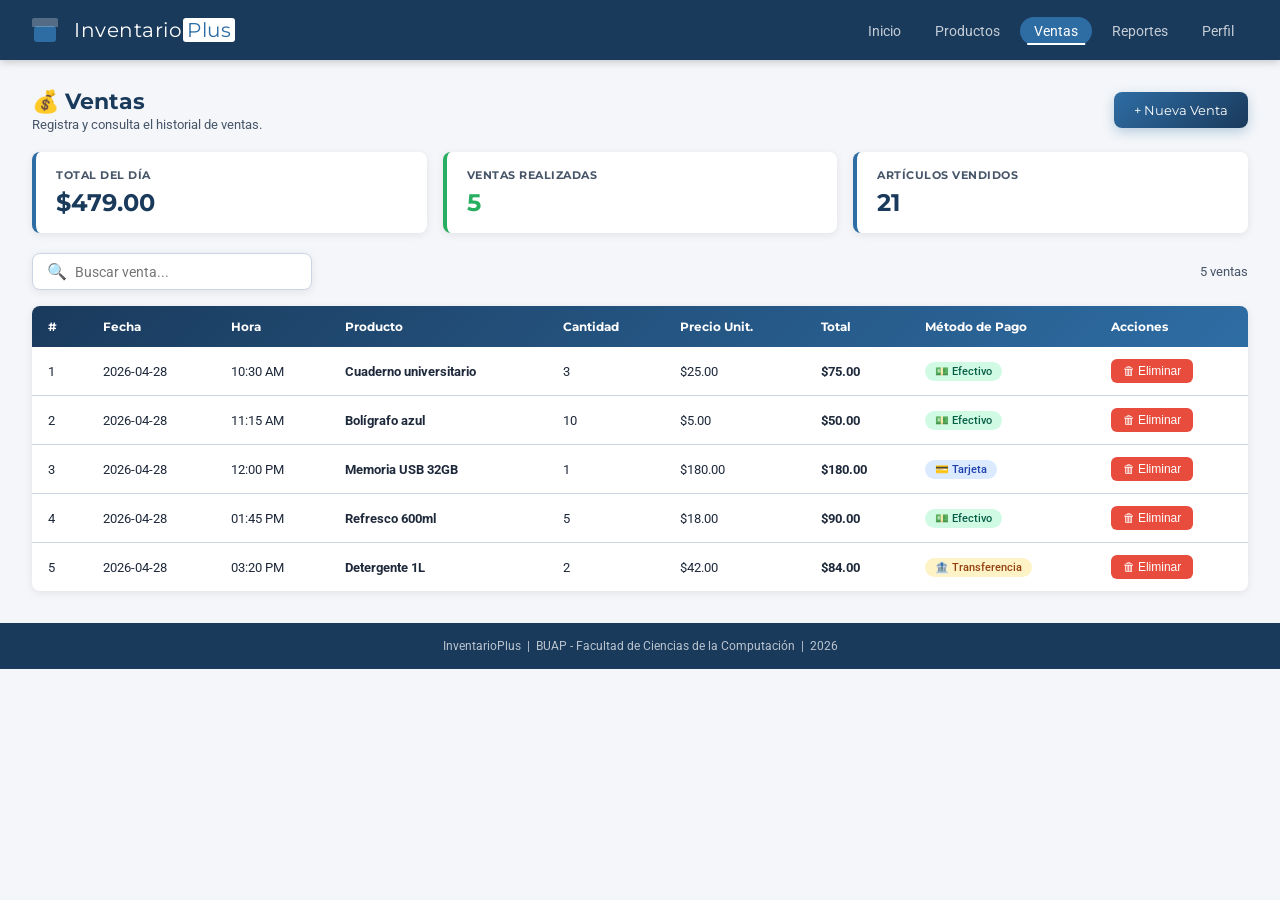
<file: ventas.html>
<!DOCTYPE html>
<html lang="es">
<head>
  <meta charset="UTF-8" />
  <meta name="viewport" content="width=device-width, initial-scale=1.0"/>
  <title>Ventas — InventarioPlus</title>
  <link rel="preconnect" href="https://fonts.googleapis.com">
  <link href="https://fonts.googleapis.com/css2?family=Montserrat:wght@600;700&family=Roboto:wght@400;500&display=swap" rel="stylesheet">
  <link rel="stylesheet" href="styles.css"/>
  <style>
    @keyframes fadeInDown { from { opacity:0; transform:translateY(-20px); } to { opacity:1; transform:translateY(0); } }
    @keyframes fadeInUp   { from { opacity:0; transform:translateY(30px);  } to { opacity:1; transform:translateY(0); } }
    @keyframes fadeInLeft { from { opacity:0; transform:translateX(-30px); } to { opacity:1; transform:translateX(0); } }
    @keyframes slideIn    { from { opacity:0; transform:translateY(10px);  } to { opacity:1; transform:translateY(0); } }
    @keyframes pulse      { 0%,100%{transform:scale(1)} 50%{transform:scale(1.03)} }

    .navbar { animation: fadeInDown 0.5s ease; }
    .navbar-links a { position:relative; }
    .navbar-links a::after { content:''; position:absolute; bottom:0; left:50%; width:0; height:2px; background:white; transition:all 0.3s; transform:translateX(-50%); }
    .navbar-links a:hover::after, .navbar-links a.active::after { width:80%; }

    .page-header { padding:28px 32px 0; display:flex; align-items:center; justify-content:space-between; flex-wrap:wrap; gap:12px; animation: fadeInLeft 0.6s ease; }
    .page-header h1 { font-family:var(--font-title); font-size:22px; color:var(--color-primary); }
    .page-header p  { font-size:13px; color:var(--color-muted); margin-top:2px; }

    .resumen-bar { display:grid; grid-template-columns:repeat(3,1fr); gap:16px; padding:20px 32px; animation: fadeInUp 0.6s ease 0.1s both; }
    .resumen-card { background:var(--color-white); border-radius:var(--radius); padding:16px 20px; box-shadow:var(--shadow); border-left:4px solid var(--color-secondary); transition:all 0.3s; cursor:default; }
    .resumen-card:hover { transform:translateY(-3px); box-shadow:0 8px 24px rgba(0,0,0,0.1); }
    .resumen-card h3 { font-size:11px; color:var(--color-muted); font-family:var(--font-title); margin-bottom:6px; letter-spacing:0.5px; }
    .resumen-card p  { font-size:24px; font-weight:700; color:var(--color-primary); font-family:var(--font-title); }
    .resumen-card.green { border-left-color:var(--color-green); }
    .resumen-card.green p { color:var(--color-green); }

    .toolbar { padding:0 32px 16px; display:flex; align-items:center; justify-content:space-between; flex-wrap:wrap; gap:12px; animation: fadeInUp 0.6s ease 0.2s both; }
    .search-box { display:flex; align-items:center; background:var(--color-white); border:1px solid var(--color-gray); border-radius:var(--radius); padding:8px 14px; gap:8px; width:280px; box-shadow:var(--shadow); transition:all 0.3s; }
    .search-box:focus-within { border-color:var(--color-secondary); box-shadow:0 0 0 3px rgba(46,109,164,0.15); }
    .search-box input { border:none; outline:none; font-family:var(--font-body); font-size:14px; width:100%; background:transparent; }

    .btn-add { background:linear-gradient(135deg, var(--color-secondary), var(--color-primary)); color:white; border:none; padding:10px 20px; border-radius:var(--radius); font-family:var(--font-title); font-size:13px; cursor:pointer; transition:all 0.3s; box-shadow:0 4px 12px rgba(46,109,164,0.3); }
    .btn-add:hover { transform:translateY(-2px); box-shadow:0 6px 18px rgba(46,109,164,0.4); }

    .table-container { margin:0 32px 32px; background:var(--color-white); border-radius:var(--radius); box-shadow:var(--shadow); overflow:hidden; animation: fadeInUp 0.6s ease 0.3s both; }
    table { width:100%; border-collapse:collapse; font-size:13px; }
    thead { background:linear-gradient(135deg, var(--color-primary), var(--color-secondary)); color:white; }
    thead th { padding:13px 16px; text-align:left; font-family:var(--font-title); font-size:12px; }
    tbody tr { border-bottom:1px solid var(--color-gray); transition:all 0.2s; }
    tbody tr:last-child { border-bottom:none; }
    tbody tr:hover { background:#EFF6FF; box-shadow:0 2px 8px rgba(0,0,0,0.05); }
    tbody td { padding:12px 16px; color:var(--color-text); font-family:var(--font-body); }

    .badge { display:inline-block; padding:3px 10px; border-radius:20px; font-size:11px; font-weight:500; transition:transform 0.2s; }
    .badge:hover { transform:scale(1.08); }
    .badge-efectivo      { background:#D1FAE5; color:#065F46; }
    .badge-tarjeta       { background:#DBEAFE; color:#1E40AF; }
    .badge-transferencia { background:#FEF3C7; color:#92400E; }

    .btn-delete { border:none; padding:5px 12px; border-radius:6px; font-size:12px; cursor:pointer; background:var(--color-red); color:white; transition:all 0.2s; }
    .btn-delete:hover { transform:translateY(-1px); box-shadow:0 3px 8px rgba(231,76,60,0.4); }

    .modal-overlay { display:none; position:fixed; inset:0; background:rgba(0,0,0,0.5); z-index:200; justify-content:center; align-items:center; backdrop-filter:blur(4px); }
    .modal-overlay.open { display:flex; }
    .modal { background:white; border-radius:12px; padding:32px; width:100%; max-width:420px; box-shadow:0 20px 60px rgba(0,0,0,0.2); animation:slideIn 0.3s ease; }
    .modal h2 { font-family:var(--font-title); font-size:18px; color:var(--color-primary); margin-bottom:20px; }
    .form-group { margin-bottom:14px; }
    .form-group label { display:block; font-size:13px; color:var(--color-muted); margin-bottom:5px; font-weight:500; }
    .form-group input, .form-group select { width:100%; padding:9px 12px; border:1px solid var(--color-gray); border-radius:6px; font-size:13px; font-family:var(--font-body); outline:none; transition:all 0.2s; box-sizing:border-box; }
    .form-group input:focus, .form-group select:focus { border-color:var(--color-secondary); box-shadow:0 0 0 3px rgba(46,109,164,0.15); }
    .modal-actions { display:flex; justify-content:flex-end; gap:10px; margin-top:20px; }
    .btn-cancel { background:var(--color-gray); color:var(--color-text); border:none; padding:9px 20px; border-radius:6px; font-size:13px; cursor:pointer; transition:opacity 0.2s; }
    .btn-cancel:hover { opacity:0.8; }
    .btn-save { background:linear-gradient(135deg, var(--color-secondary), var(--color-primary)); color:white; border:none; padding:9px 20px; border-radius:6px; font-size:13px; cursor:pointer; font-family:var(--font-title); transition:all 0.3s; }
    .btn-save:hover { transform:translateY(-1px); box-shadow:0 4px 12px rgba(46,109,164,0.3); }
    .no-results { text-align:center; padding:40px; color:var(--color-muted); font-size:14px; display:none; }

    @media (max-width:768px) {
      .resumen-bar { grid-template-columns:1fr; padding:16px; }
      .page-header, .toolbar { padding:16px; }
      .table-container { margin:0 16px 24px; }
    }
  </style>
</head>
<body>
  <nav class="navbar">
    <div class="navbar-logo">
      <div class="logo-icon"><div class="logo-box"></div></div>
      <span class="logo-text">Inventario<span class="logo-plus">Plus</span></span>
    </div>
    <ul class="navbar-links">
      <li><a href="index.html">Inicio</a></li>
      <li><a href="productos.html">Productos</a></li>
      <li><a href="ventas.html" class="active">Ventas</a></li>
      <li><a href="reportes.html">Reportes</a></li>
      <li><a href="perfil.html">Perfil</a></li>
    </ul>
    <button class="hamburger" id="hamburger">&#9776;</button>
  </nav>

  <div class="page-header">
    <div>
      <h1>💰 Ventas</h1>
      <p>Registra y consulta el historial de ventas.</p>
    </div>
    <button class="btn-add" id="btn-nueva">+ Nueva Venta</button>
  </div>

  <div class="resumen-bar">
    <div class="resumen-card">
      <h3>TOTAL DEL DÍA</h3>
      <p id="total-dia">$0.00</p>
    </div>
    <div class="resumen-card green">
      <h3>VENTAS REALIZADAS</h3>
      <p id="total-ventas">0</p>
    </div>
    <div class="resumen-card">
      <h3>ARTÍCULOS VENDIDOS</h3>
      <p id="total-articulos">0</p>
    </div>
  </div>

  <div class="toolbar">
    <div class="search-box">
      <span>🔍</span>
      <input type="text" id="buscador" placeholder="Buscar venta...">
    </div>
    <span id="contador" style="font-size:13px; color:var(--color-muted);"></span>
  </div>

  <div class="table-container">
    <table>
      <thead>
        <tr>
          <th>#</th>
          <th>Fecha</th>
          <th>Hora</th>
          <th>Producto</th>
          <th>Cantidad</th>
          <th>Precio Unit.</th>
          <th>Total</th>
          <th>Método de Pago</th>
          <th>Acciones</th>
        </tr>
      </thead>
      <tbody id="tbody-ventas"></tbody>
    </table>
    <p class="no-results" id="no-results">No se encontraron ventas.</p>
  </div>

  <div class="modal-overlay" id="modal-overlay">
    <div class="modal">
      <h2>Nueva Venta</h2>
      <div class="form-group">
        <label>Producto</label>
        <input type="text" id="input-producto" placeholder="Ej: Cuaderno universitario">
      </div>
      <div class="form-group">
        <label>Cantidad</label>
        <input type="number" id="input-cantidad" placeholder="Ej: 3" min="1">
      </div>
      <div class="form-group">
        <label>Precio unitario ($)</label>
        <input type="number" id="input-precio" placeholder="Ej: 25.00" min="0" step="0.01">
      </div>
      <div class="form-group">
        <label>Método de pago</label>
        <select id="input-pago">
          <option value="Efectivo">Efectivo</option>
          <option value="Tarjeta">Tarjeta</option>
          <option value="Transferencia">Transferencia</option>
        </select>
      </div>
      <div class="modal-actions">
        <button class="btn-cancel" id="btn-cancelar">Cancelar</button>
        <button class="btn-save" id="btn-guardar">Registrar</button>
      </div>
    </div>
  </div>

  <footer class="footer">
    <p>InventarioPlus &nbsp;|&nbsp; BUAP - Facultad de Ciencias de la Computación &nbsp;|&nbsp; 2026</p>
  </footer>
  <script>
    let ventas = [
      { id:1, fecha:'2026-04-28', hora:'10:30 AM', producto:'Cuaderno universitario', cantidad:3,  precio:25.00,  pago:'Efectivo' },
      { id:2, fecha:'2026-04-28', hora:'11:15 AM', producto:'Bolígrafo azul',         cantidad:10, precio:5.00,   pago:'Efectivo' },
      { id:3, fecha:'2026-04-28', hora:'12:00 PM', producto:'Memoria USB 32GB',       cantidad:1,  precio:180.00, pago:'Tarjeta' },
      { id:4, fecha:'2026-04-28', hora:'01:45 PM', producto:'Refresco 600ml',         cantidad:5,  precio:18.00,  pago:'Efectivo' },
      { id:5, fecha:'2026-04-28', hora:'03:20 PM', producto:'Detergente 1L',          cantidad:2,  precio:42.00,  pago:'Transferencia' },
    ];

    function badgePago(pago) {
      if (pago === 'Efectivo')  return `<span class="badge badge-efectivo">💵 Efectivo</span>`;
      if (pago === 'Tarjeta')   return `<span class="badge badge-tarjeta">💳 Tarjeta</span>`;
      return `<span class="badge badge-transferencia">🏦 Transferencia</span>`;
    }

    function animarNumero(el, fin, prefijo = '') {
      let start = 0;
      const dur = 800;
      const startTime = performance.now();
      function step(now) {
        const progress = Math.min((now - startTime) / dur, 1);
        const val = Math.floor(progress * fin);
        el.textContent = prefijo + val.toLocaleString();
        if (progress < 1) requestAnimationFrame(step);
        else el.textContent = prefijo + fin.toLocaleString();
      }
      requestAnimationFrame(step);
    }

    function actualizarResumen(lista) {
      const totalDia       = lista.reduce((s, v) => s + v.cantidad * v.precio, 0);
      const totalArticulos = lista.reduce((s, v) => s + v.cantidad, 0);
      animarNumero(document.getElementById('total-ventas'),    lista.length);
      animarNumero(document.getElementById('total-articulos'), totalArticulos);
      document.getElementById('total-dia').textContent = `$${totalDia.toFixed(2)}`;
    }

    function renderTabla(filtro = '') {
      const tbody   = document.getElementById('tbody-ventas');
      const noRes   = document.getElementById('no-results');
      const counter = document.getElementById('contador');
      const lista   = ventas.filter(v =>
        v.producto.toLowerCase().includes(filtro.toLowerCase()) ||
        v.pago.toLowerCase().includes(filtro.toLowerCase()) ||
        v.fecha.includes(filtro)
      );
      tbody.innerHTML = '';
      if (lista.length === 0) {
        noRes.style.display = 'block';
        counter.textContent = '0 ventas';
        actualizarResumen([]);
        return;
      }
      noRes.style.display = 'none';
      counter.textContent = `${lista.length} venta${lista.length !== 1 ? 's' : ''}`;
      actualizarResumen(lista);
      lista.forEach((v, i) => {
        const total = v.cantidad * v.precio;
        const tr = document.createElement('tr');
        tr.style.animation = `slideIn 0.3s ease ${i * 0.05}s both`;
        tr.innerHTML = `
          <td>${i + 1}</td>
          <td>${v.fecha}</td>
          <td>${v.hora}</td>
          <td><strong>${v.producto}</strong></td>
          <td>${v.cantidad}</td>
          <td>$${v.precio.toFixed(2)}</td>
          <td><strong>$${total.toFixed(2)}</strong></td>
          <td>${badgePago(v.pago)}</td>
          <td><button class="btn-delete" onclick="eliminar(${v.id})">🗑 Eliminar</button></td>`;
        tbody.appendChild(tr);
      });
    }

    document.getElementById('buscador').addEventListener('input', e => {
      renderTabla(e.target.value);
    });

    function cerrarModal() {
      document.getElementById('modal-overlay').classList.remove('open');
      document.getElementById('input-producto').value = '';
      document.getElementById('input-cantidad').value = '';
      document.getElementById('input-precio').value   = '';
      document.getElementById('input-pago').value     = 'Efectivo';
    }

    document.getElementById('btn-nueva').addEventListener('click', () => {
      document.getElementById('modal-overlay').classList.add('open');
    });
    document.getElementById('btn-cancelar').addEventListener('click', cerrarModal);
    document.getElementById('modal-overlay').addEventListener('click', e => {
      if (e.target === document.getElementById('modal-overlay')) cerrarModal();
    });

    document.getElementById('btn-guardar').addEventListener('click', () => {
      const producto = document.getElementById('input-producto').value.trim();
      const cantidad = parseInt(document.getElementById('input-cantidad').value);
      const precio   = parseFloat(document.getElementById('input-precio').value);
      const pago     = document.getElementById('input-pago').value;
      if (!producto || isNaN(cantidad) || isNaN(precio) || cantidad < 1) {
        alert('Por favor completa todos los campos correctamente.');
        return;
      }
      const now   = new Date();
      const fecha = now.toISOString().split('T')[0];
      const hora  = now.toLocaleTimeString('es-MX', { hour:'2-digit', minute:'2-digit' });
      const newId = ventas.length ? Math.max(...ventas.map(v => v.id)) + 1 : 1;
      ventas.unshift({ id:newId, fecha, hora, producto, cantidad, precio, pago });
      cerrarModal();
      renderTabla(document.getElementById('buscador').value);
    });

    function eliminar(id) {
      if (confirm('¿Seguro que quieres eliminar esta venta?')) {
        ventas = ventas.filter(v => v.id !== id);
        renderTabla(document.getElementById('buscador').value);
      }
    }

    document.getElementById('hamburger').addEventListener('click', () => {
      document.querySelector('.navbar-links').classList.toggle('open');
    });

    renderTabla();
  </script>
</body>
</html>
</file>
<file: styles.css>
/* ═══════════════════════════════════════════
   VARIABLES Y RESET
═══════════════════════════════════════════ */
:root {
  --color-primary:   #1A3A5C;
  --color-secondary: #2E6DA4;
  --color-green:     #27AE60;
  --color-green-dark:#1E8449;
  --color-red:       #E74C3C;
  --color-bg:        #F4F6F9;
  --color-white:     #ffffff;
  --color-gray:      #CBD5E1;
  --color-text:      #1E293B;
  --color-muted:     #475569;
  --font-title:      'Montserrat', sans-serif;
  --font-body:       'Roboto', sans-serif;
  --radius:          8px;
  --shadow:          0 2px 8px rgba(0,0,0,0.08);
}

* {
  margin: 0;
  padding: 0;
  box-sizing: border-box;
}

body {
  font-family: var(--font-body);
  background-color: var(--color-bg);
  color: var(--color-text);
  min-height: 100vh;
  display: flex;
  flex-direction: column;
}

/* ═══════════════════════════════════════════
   NAVBAR
═══════════════════════════════════════════ */
.navbar {
  background-color: var(--color-primary);
  display: flex;
  align-items: center;
  justify-content: space-between;
  padding: 0 32px;
  height: 60px;
  position: sticky;
  top: 0;
  z-index: 100;
  box-shadow: 0 2px 8px rgba(0,0,0,0.2);
}

.navbar-logo {
  display: flex;
  align-items: center;
  gap: 10px;
}

.logo-icon {
  width: 32px;
  height: 32px;
  position: relative;
}

.logo-box {
  width: 22px;
  height: 16px;
  background-color: var(--color-secondary);
  border-radius: 3px;
  position: absolute;
  bottom: 4px;
  left: 2px;
}

.logo-box::before {
  content: '';
  position: absolute;
  top: -8px;
  left: -2px;
  width: 26px;
  height: 9px;
  background-color: var(--color-white);
  opacity: 0.25;
  border-radius: 2px 2px 0 0;
}

.logo-text {
  font-family: var(--font-title);
  font-size: 20px;
  color: var(--color-white);
  letter-spacing: 0.5px;
}

.logo-plus {
  color: var(--color-secondary);
  background-color: var(--color-white);
  padding: 0 4px;
  border-radius: 3px;
  margin-left: 1px;
}

.navbar-links {
  list-style: none;
  display: flex;
  gap: 6px;
}

.navbar-links a {
  text-decoration: none;
  color: rgba(255,255,255,0.75);
  font-family: var(--font-body);
  font-size: 14px;
  padding: 6px 14px;
  border-radius: 20px;
  transition: all 0.2s;
}

.navbar-links a:hover,
.navbar-links a.active {
  background-color: var(--color-secondary);
  color: var(--color-white);
}

.hamburger {
  display: none;
  background: none;
  border: none;
  color: white;
  font-size: 22px;
  cursor: pointer;
}

/* ═══════════════════════════════════════════
   HERO / BANNER
═══════════════════════════════════════════ */
.hero {
  background-color: #D6E8F7;
  padding: 36px 32px;
  display: flex;
  align-items: center;
  justify-content: space-between;
  flex-wrap: wrap;
  gap: 16px;
}

.hero-content h1 {
  font-family: var(--font-title);
  font-size: 26px;
  color: var(--color-primary);
  margin-bottom: 6px;
}

.hero-content p {
  font-size: 15px;
  color: var(--color-muted);
}

.btn-primary {
  background-color: var(--color-secondary);
  color: var(--color-white);
  border: none;
  padding: 12px 24px;
  border-radius: var(--radius);
  font-family: var(--font-title);
  font-size: 14px;
  cursor: pointer;
  transition: background-color 0.2s, transform 0.1s;
  white-space: nowrap;
}

.btn-primary:hover {
  background-color: var(--color-primary);
  transform: translateY(-1px);
}

/* ═══════════════════════════════════════════
   TARJETAS
═══════════════════════════════════════════ */
.cards-section {
  display: grid;
  grid-template-columns: repeat(3, 1fr);
  gap: 20px;
  padding: 28px 32px;
}

.card {
  border-radius: var(--radius);
  overflow: hidden;
  box-shadow: var(--shadow);
}

.card-header {
  padding: 10px 16px;
  font-family: var(--font-title);
  font-size: 13px;
  color: var(--color-white);
  font-weight: 600;
}

.card-blue .card-header  { background-color: #16304F; }
.card-blue .card-body    { background-color: var(--color-secondary); color: white; }

.card-green .card-header { background-color: var(--color-green-dark); }
.card-green .card-body   { background-color: var(--color-green); color: white; }

.card-header-dark {
  background-color: var(--color-gray) !important;
  color: var(--color-text) !important;
}

.card-gray .card-body    { background-color: var(--color-white); }

.card-body {
  padding: 14px 16px;
  font-size: 13px;
  display: flex;
  flex-direction: column;
  gap: 8px;
  min-height: 90px;
}

.card-body p { line-height: 1.5; }

.alerta-item {
  background-color: rgba(255,255,255,0.2);
  border-radius: 4px;
  padding: 4px 8px;
}

.movimiento-item {
  display: flex;
  justify-content: space-between;
  border-bottom: 1px solid var(--color-gray);
  padding-bottom: 6px;
  font-size: 12px;
  color: var(--color-muted);
}

.movimiento-item:last-child { border-bottom: none; }

/* ═══════════════════════════════════════════
   SECCIÓN DE SERVICIOS
═══════════════════════════════════════════ */
.services-section {
  padding: 28px 32px;
  flex: 1;
}

.services-section h2 {
  font-family: var(--font-title);
  font-size: 18px;
  color: var(--color-primary);
  margin-bottom: 20px;
}

.services-grid {
  display: grid;
  grid-template-columns: repeat(4, 1fr);
  gap: 16px;
}

.service-card {
  background-color: var(--color-white);
  border-radius: var(--radius);
  padding: 24px 16px;
  text-align: center;
  box-shadow: var(--shadow);
  transition: transform 0.2s, box-shadow 0.2s;
}

.service-card:hover {
  transform: translateY(-3px);
  box-shadow: 0 6px 16px rgba(0,0,0,0.12);
}

.service-icon {
  font-size: 32px;
  margin-bottom: 10px;
}

.service-card h3 {
  font-family: var(--font-title);
  font-size: 15px;
  color: var(--color-primary);
  margin-bottom: 6px;
}

.service-card p {
  font-size: 12px;
  color: var(--color-muted);
  margin-bottom: 14px;
}

.btn-service {
  background-color: var(--color-primary);
  color: var(--color-white);
  border: none;
  padding: 8px 16px;
  border-radius: 20px;
  font-size: 12px;
  font-family: var(--font-body);
  cursor: pointer;
  transition: background-color 0.2s;
}

.btn-service:hover {
  background-color: var(--color-secondary);
}

/* ═══════════════════════════════════════════
   FOOTER
═══════════════════════════════════════════ */
.footer {
  background-color: var(--color-primary);
  color: rgba(255,255,255,0.7);
  text-align: center;
  padding: 16px 32px;
  font-size: 12px;
  font-family: var(--font-body);
}

/* ═══════════════════════════════════════════
   RESPONSIVE
═══════════════════════════════════════════ */
@media (max-width: 900px) {
  .cards-section     { grid-template-columns: 1fr; }
  .services-grid     { grid-template-columns: repeat(2, 1fr); }
}

@media (max-width: 600px) {
  .navbar            { padding: 0 16px; }
  .navbar-links      { display: none; flex-direction: column; position: absolute;
                       top: 60px; left: 0; width: 100%;
                       background-color: var(--color-primary); padding: 12px; }
  .navbar-links.open { display: flex; }
  .hamburger         { display: block; }
  .hero              { flex-direction: column; text-align: center; }
  .services-grid     { grid-template-columns: 1fr; }
}
</file>
